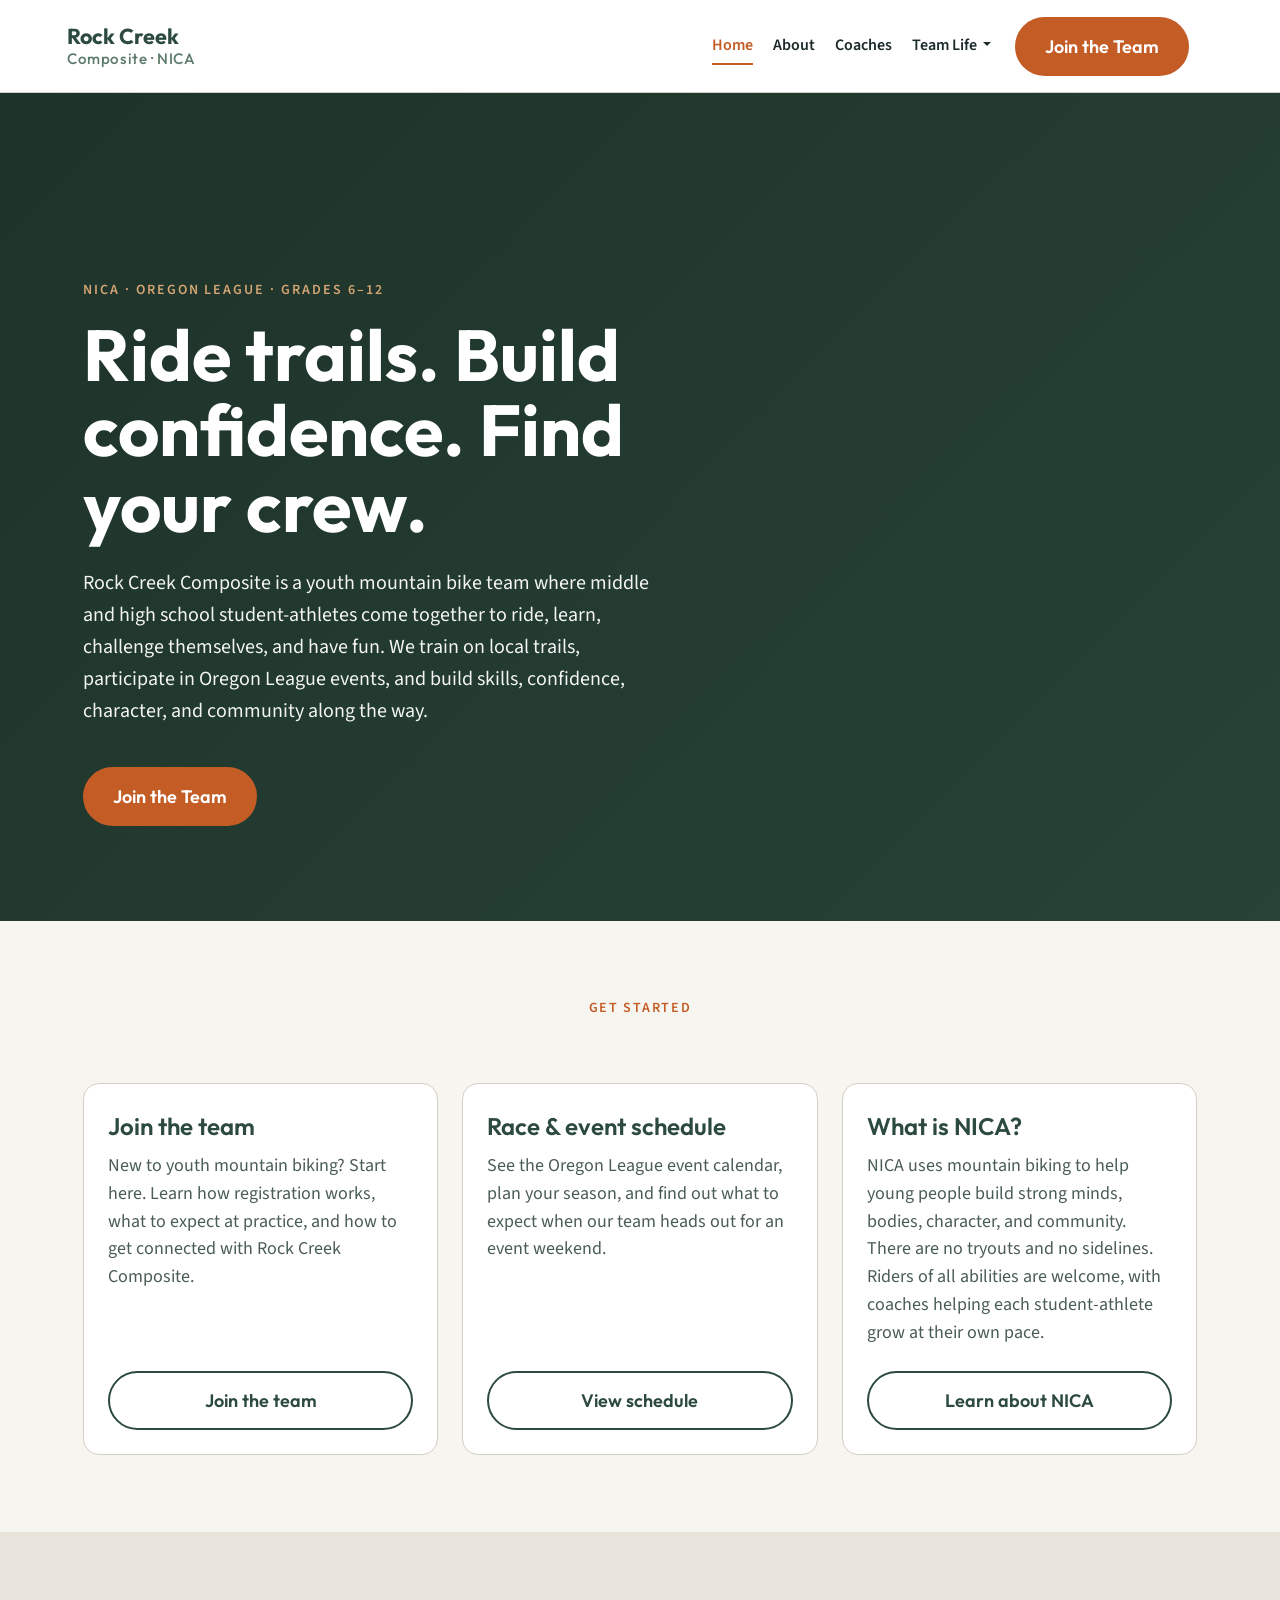
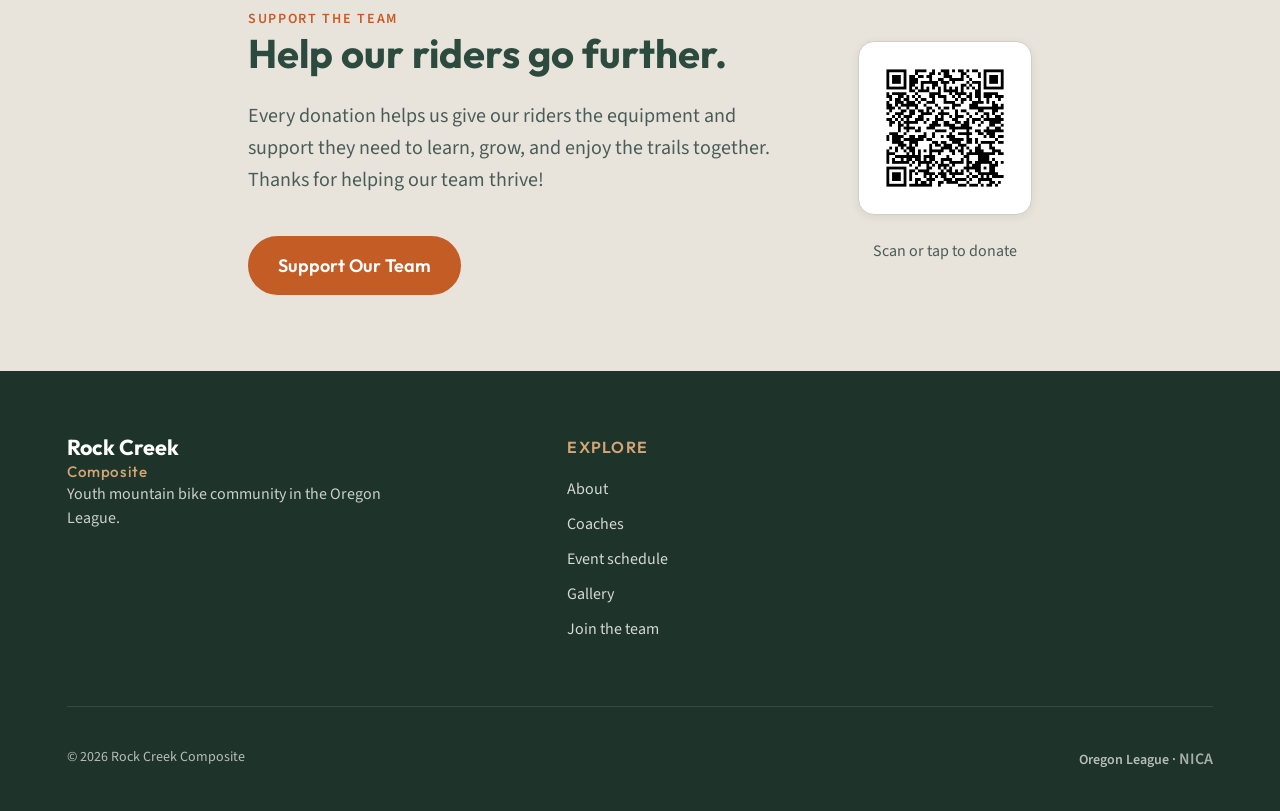
<file: index.html>
<!DOCTYPE html>
<html lang="en">
<head>
  <meta charset="UTF-8" />
  <meta name="viewport" content="width=device-width, initial-scale=1.0" />
  <meta name="description" content="Rock Creek Composite is a youth mountain bike community in the Oregon League. Grades 6–12. No racing experience required." />
  <meta name="theme-color" content="#2d4a3e" />
  <meta property="og:title" content="Rock Creek Composite | NICA Youth MTB" />
  <meta property="og:description" content="A youth mountain bike community that happens to race. Ride trails, build confidence, find your crew." />
  <meta property="og:type" content="website" />
  <title>Rock Creek Composite | NICA Youth Mountain Bike Team</title>
  <link rel="stylesheet" href="css/style.css" />
  <script type="application/ld+json">
  {
    "@context": "https://schema.org",
    "@type": "SportsTeam",
    "name": "Rock Creek Composite",
    "sport": "Mountain Biking",
    "memberOf": { "@type": "SportsOrganization", "name": "National Interscholastic Cycling Association (NICA)" },
    "description": "Youth mountain bike community participating in Oregon League events."
  }
  </script>
</head>
<body>
  <a class="skip-link" href="#main-content">Skip to main content</a>
  <div class="wrapper">
    <header class="header">
      <div class="header__container">
        <a href="index.html" class="header__logo logo">Rock Creek<span>Composite · NICA</span></a>
        <div class="header__navigation">
          <nav class="menu__body" aria-label="Main navigation">
            <ul class="menu__list">
              <li class="menu__item"><a href="index.html" class="menu__link" aria-current="page">Home</a></li>
              <li class="menu__item"><a href="about.html" class="menu__link">About</a></li>
              <li class="menu__item"><a href="coaches.html" class="menu__link">Coaches</a></li>
              <li class="menu__item menu__item--dropdown">
                <button type="button" class="menu__dropdown-toggle" id="nav-team-life">Team Life</button>
                <ul class="menu__sublist" aria-labelledby="nav-team-life">
                  <li><a href="schedule.html" class="menu__link">Race Schedule</a></li>
                  <li><a href="gallery.html" class="menu__link">Gallery</a></li>
                </ul>
              </li>
            </ul>
            <a href="register.html" class="actions-header__button">Join the Team</a>
          </nav>
          <div class="header__actions actions-header">
            <button type="button" class="icon-menu" aria-label="Open menu"><span></span></button>
          </div>
        </div>
      </div>
    </header>

    <main class="page" id="main-content">
      <section class="page__main main main--home" aria-labelledby="hero-heading">
        <div class="main__container">
          <p class="main__caption">NICA · Oregon League · Grades 6–12</p>
          <h1 class="main__title" id="hero-heading">Ride trails. Build confidence. Find your crew.</h1>
          <p class="main__text">
            Rock Creek Composite is a youth mountain bike team where middle and high school student-athletes come together to ride, learn, challenge themselves, and have fun. We train on local trails, participate in Oregon League events, and build skills, confidence, character, and community along the way.
          </p>
          <div class="main__actions">
            <a href="register.html" class="main__button">Join the Team</a>
          </div>
        </div>
      </section>

      <section class="section" aria-labelledby="quick-links-heading">
        <div class="services__container">
          <header class="section__header">
            <p class="eyebrow" id="quick-links-heading">Get started</p>
          </header>
          <div class="cards__row">
            <article class="card">
              <div class="card__body">
                <h3 class="card__title"><a href="register.html">Join the team</a></h3>
                <p class="card__text">New to youth mountain biking? Start here. Learn how registration works, what to expect at practice, and how to get connected with Rock Creek Composite.</p>
                <a href="register.html" class="button button--secondary">Join the team</a>
              </div>
            </article>
            <article class="card">
              <div class="card__body">
                <h3 class="card__title"><a href="schedule.html">Race &amp; event schedule</a></h3>
                <p class="card__text">See the Oregon League event calendar, plan your season, and find out what to expect when our team heads out for an event weekend.</p>
                <a href="schedule.html" class="button button--secondary">View schedule</a>
              </div>
            </article>
            <article class="card">
              <div class="card__body">
                <h3 class="card__title"><a href="https://nationalmtb.org/" rel="noopener noreferrer">What is NICA?</a></h3>
                <p class="card__text">NICA uses mountain biking to help young people build strong minds, bodies, character, and community. There are no tryouts and no sidelines. Riders of all abilities are welcome, with coaches helping each student-athlete grow at their own pace.</p>
                <a href="https://nationalmtb.org/" class="button button--secondary" rel="noopener noreferrer">Learn about NICA</a>
              </div>
            </article>
          </div>
        </div>
      </section>

      <!-- Campaign: late-season fundraiser. Remove this section when the campaign ends. -->
      <section class="section section--alt home-fundraiser" id="home-fundraiser" aria-labelledby="fundraiser-heading">
        <div class="services__container home-fundraiser__container">
          <div class="home-fundraiser__content">
            <p class="eyebrow">Support the team</p>
            <h2 class="title" id="fundraiser-heading">Help our riders go further.</h2>
            <p class="lead home-fundraiser__text">Every donation helps us give our riders the equipment and support they need to learn, grow, and enjoy the trails together. Thanks for helping our team thrive!</p>
            <div class="home-fundraiser__actions">
              <a href="https://www.zeffy.com/en-US/donation-form/rock-creek-composite-mountain-bike-team-late-season-campaign" class="button button--primary" rel="noopener noreferrer">Support Our Team</a>
            </div>
          </div>
          <div class="home-fundraiser__qr">
            <a href="https://www.zeffy.com/en-US/donation-form/rock-creek-composite-mountain-bike-team-late-season-campaign" class="home-fundraiser__qr-link" rel="noopener noreferrer">
              <img src="img/home/fundraiser-qr.png" alt="QR code linking to the Rock Creek Composite donation form on Zeffy" width="196" height="196" loading="lazy" />
            </a>
            <p class="home-fundraiser__qr-caption">Scan or tap to donate</p>
          </div>
        </div>
      </section>
    </main>

    <footer class="footer">
      <div class="footer__container">
        <div>
          <a href="index.html" class="footer__logo logo">Rock Creek<span>Composite</span></a>
          <p class="footer__tagline">Youth mountain bike community in the Oregon League.</p>
        </div>
        <div>
          <p class="footer__heading">Explore</p>
          <ul class="footer__list">
            <li><a href="about.html" class="footer__link">About</a></li>
            <li><a href="coaches.html" class="footer__link">Coaches</a></li>
            <li><a href="schedule.html" class="footer__link">Event schedule</a></li>
            <li><a href="gallery.html" class="footer__link">Gallery</a></li>
            <li><a href="register.html" class="footer__link">Join the team</a></li>
          </ul>
        </div>
        <div class="footer__bottom">
          <p class="footer__copyright">© <span id="year"></span> Rock Creek Composite</p>
          <p class="footer__nica">Oregon League · <a href="https://www.nationalmtb.org/" class="footer__link" rel="noopener noreferrer">NICA</a></p>
        </div>
      </div>
    </footer>
  </div>
  <script src="js/script.js"></script>
  <script>document.getElementById("year").textContent = new Date().getFullYear();</script>
</body>
</html>
</file>
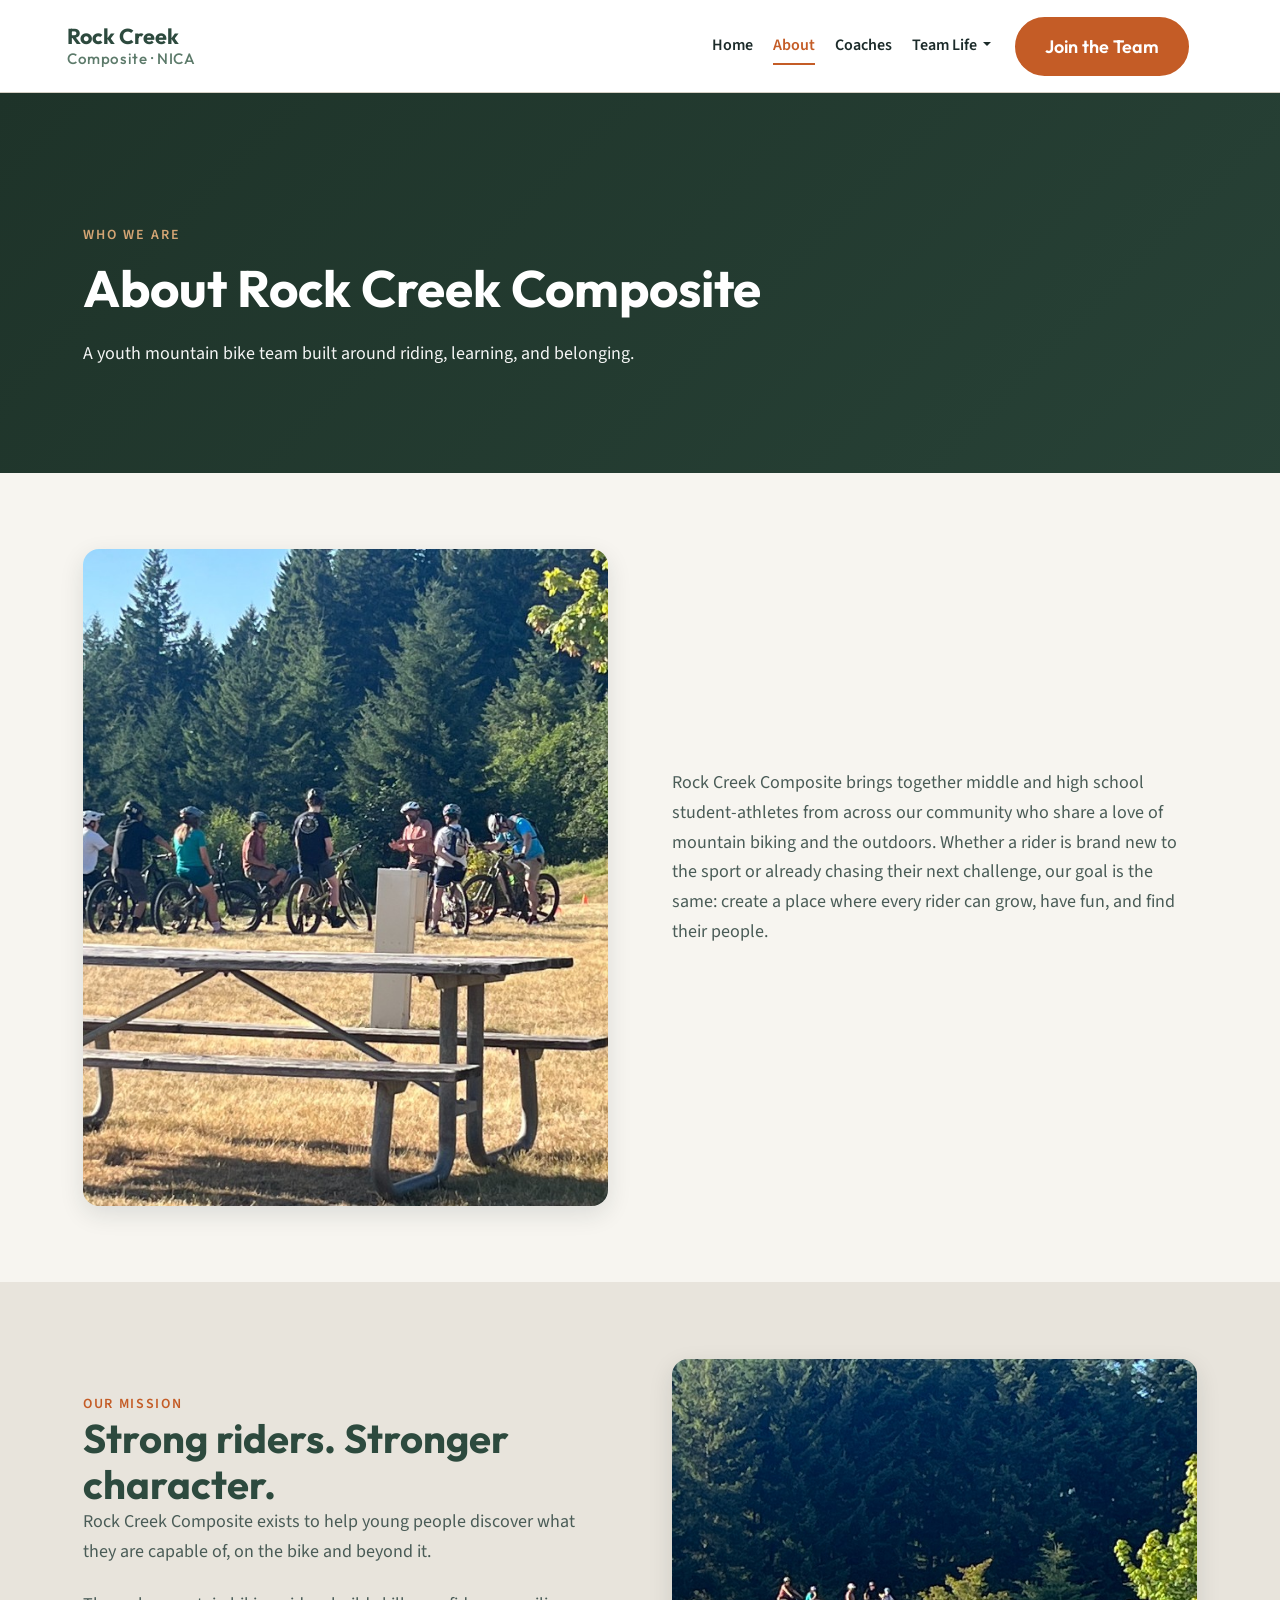
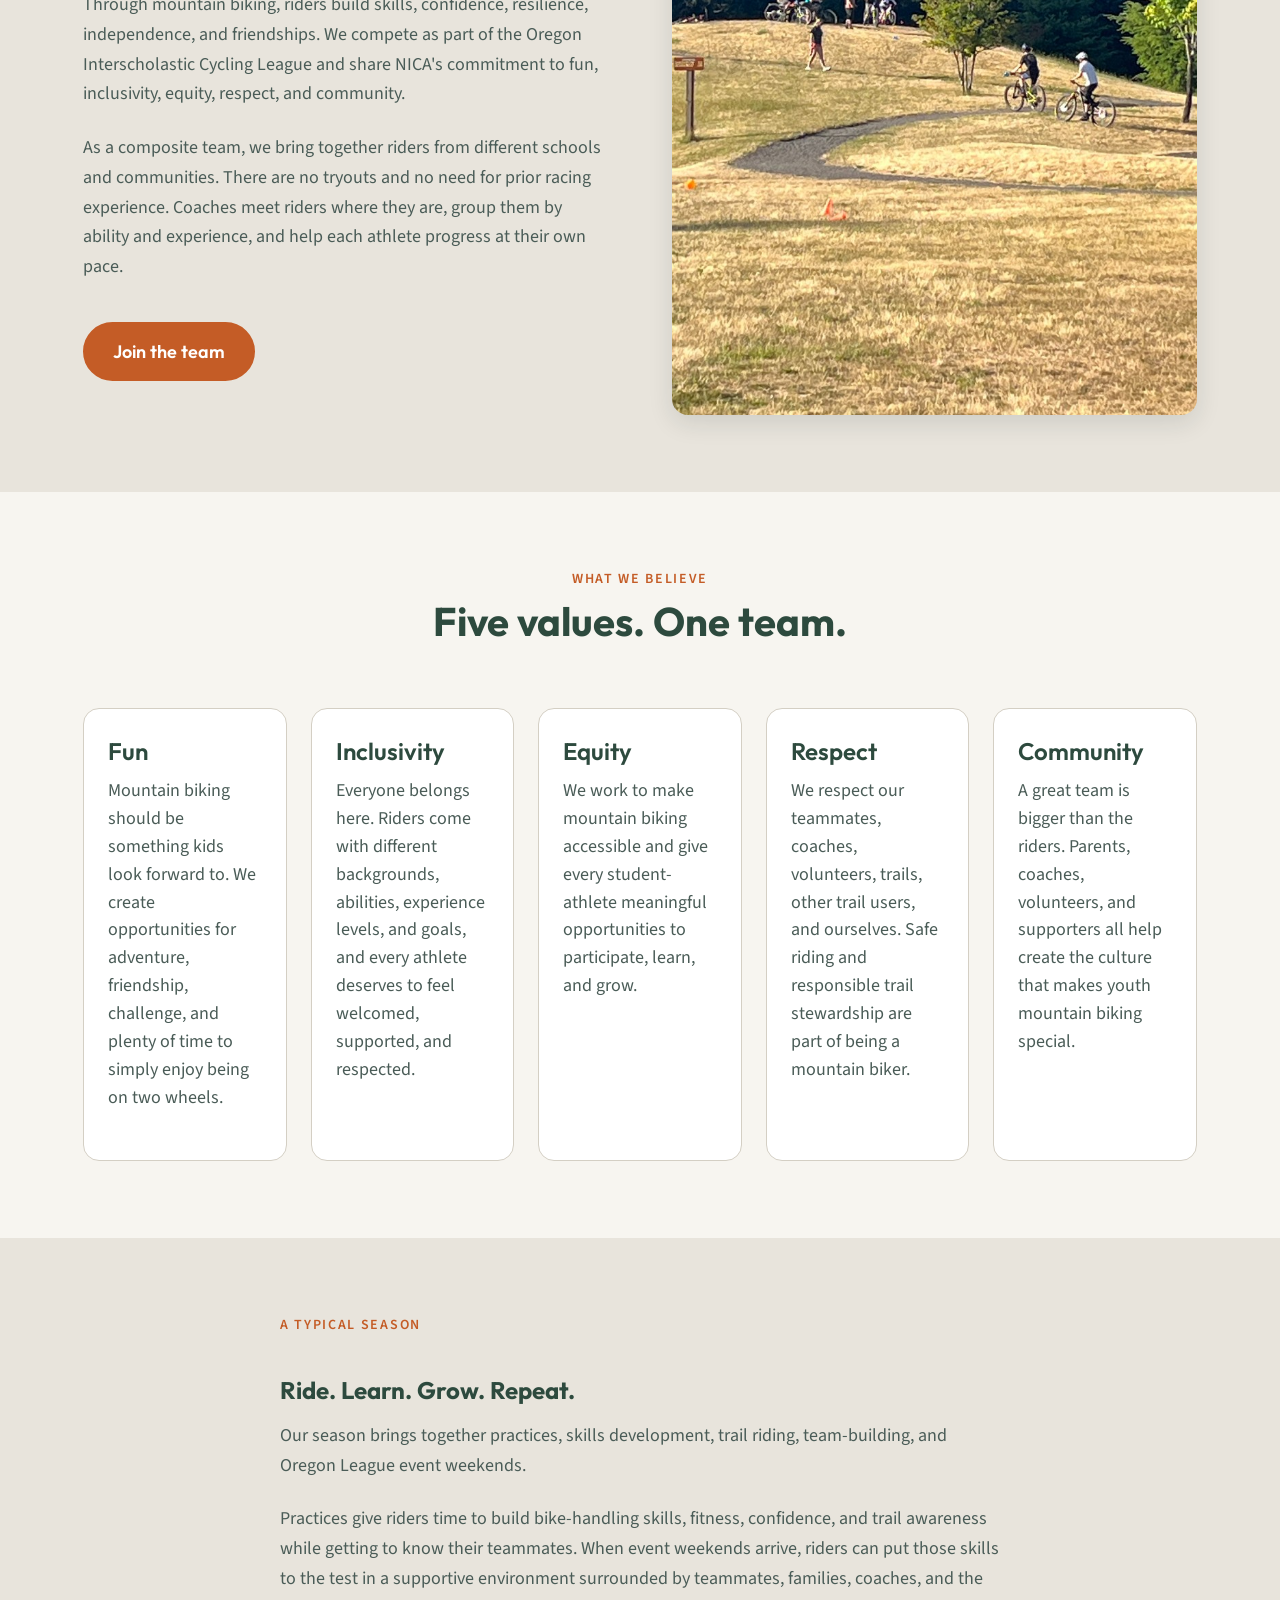
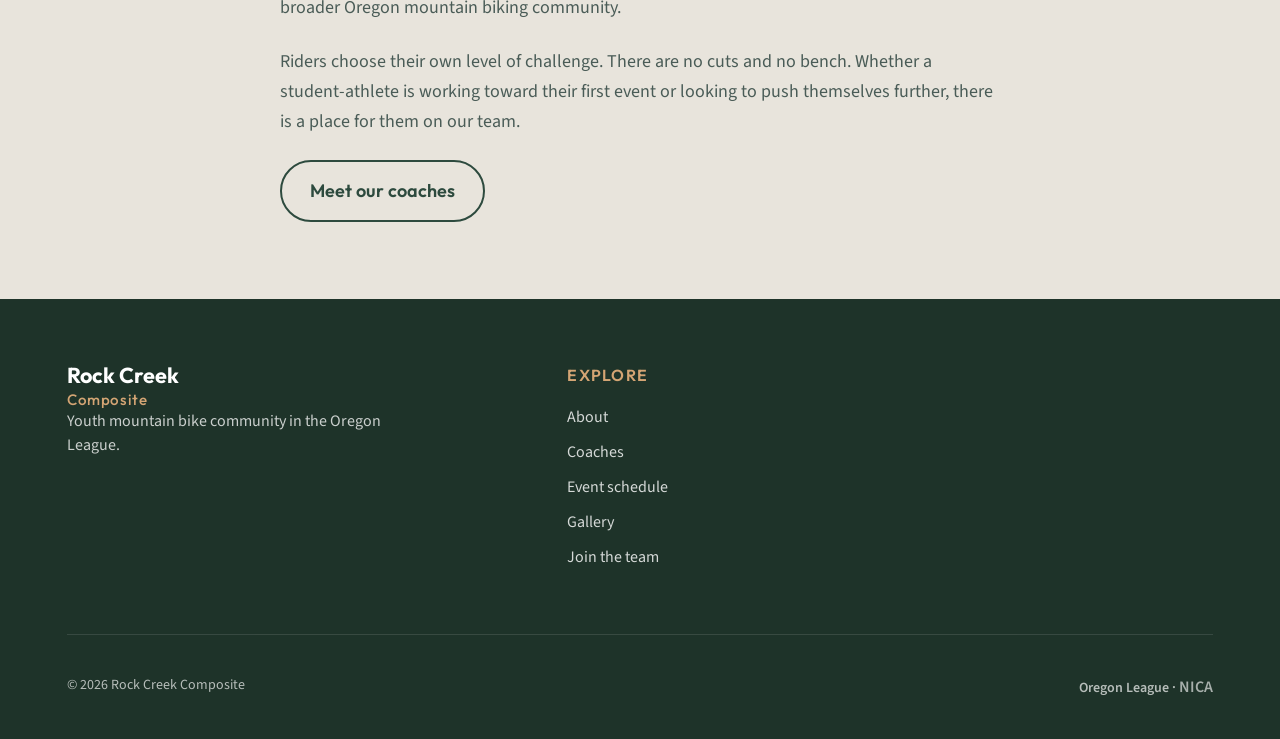
<file: about.html>
<!DOCTYPE html>
<html lang="en">
<head>
  <meta charset="UTF-8" />
  <meta name="viewport" content="width=device-width, initial-scale=1.0" />
  <meta name="description" content="About Rock Creek Composite — a youth mountain bike team built around riding, learning, and belonging in the Oregon League." />
  <title>About the Team | Rock Creek Composite</title>
  <link rel="stylesheet" href="css/style.css" />
</head>
<body>
  <a class="skip-link" href="#main-content">Skip to main content</a>
  <div class="wrapper">
    <header class="header">
      <div class="header__container">
        <a href="index.html" class="header__logo logo">Rock Creek<span>Composite · NICA</span></a>
        <div class="header__navigation">
          <nav class="menu__body" aria-label="Main navigation">
            <ul class="menu__list">
              <li class="menu__item"><a href="index.html" class="menu__link">Home</a></li>
              <li class="menu__item"><a href="about.html" class="menu__link" aria-current="page">About</a></li>
              <li class="menu__item"><a href="coaches.html" class="menu__link">Coaches</a></li>
              <li class="menu__item menu__item--dropdown">
                <button type="button" class="menu__dropdown-toggle" id="nav-team-life">Team Life</button>
                <ul class="menu__sublist" aria-labelledby="nav-team-life">
                  <li><a href="schedule.html" class="menu__link">Race Schedule</a></li>
                  <li><a href="gallery.html" class="menu__link">Gallery</a></li>
                </ul>
              </li>
            </ul>
            <a href="register.html" class="actions-header__button">Join the Team</a>
          </nav>
          <div class="header__actions actions-header">
            <button type="button" class="icon-menu" aria-label="Open menu"><span></span></button>
          </div>
        </div>
      </div>
    </header>

    <main class="page" id="main-content">
      <section class="page__main main main_pages main--about" aria-labelledby="page-title">
        <div class="main__container">
          <p class="main__caption">Who we are</p>
          <h1 class="main__title" id="page-title">About Rock Creek Composite</h1>
          <p class="main__text">A youth mountain bike team built around riding, learning, and belonging.</p>
        </div>
      </section>

      <section class="section page__about about" aria-labelledby="intro-heading">
        <div class="about__container">
          <div class="about__image" data-lightbox-gallery="about">
            <img src="img/gallery/gallery-04.png" alt="Rock Creek Composite team at practice in the forest" width="900" height="1125" loading="lazy" />
          </div>
          <div class="about__content">
            <h2 class="visually-hidden" id="intro-heading">Who we are</h2>
            <div class="about__text">
              <p>
                Rock Creek Composite brings together middle and high school student-athletes from across our community who share a love of mountain biking and the outdoors. Whether a rider is brand new to the sport or already chasing their next challenge, our goal is the same: create a place where every rider can grow, have fun, and find their people.
              </p>
            </div>
          </div>
        </div>
      </section>

      <section class="section section--alt page__about about" aria-labelledby="mission-heading">
        <div class="about__container">
          <div class="about__content">
            <p class="eyebrow">Our mission</p>
            <h2 class="about__title title" id="mission-heading">Strong riders. Stronger character.</h2>
            <div class="about__text">
              <p>
                Rock Creek Composite exists to help young people discover what they are capable of, on the bike and beyond it.
              </p>
              <p>
                Through mountain biking, riders build skills, confidence, resilience, independence, and friendships. We compete as part of the Oregon Interscholastic Cycling League and share NICA's commitment to fun, inclusivity, equity, respect, and community.
              </p>
              <p>
                As a composite team, we bring together riders from different schools and communities. There are no tryouts and no need for prior racing experience. Coaches meet riders where they are, group them by ability and experience, and help each athlete progress at their own pace.
              </p>
            </div>
            <a href="register.html" class="button button--primary">Join the team</a>
          </div>
          <div class="about__image" data-lightbox-gallery="about">
            <img src="img/gallery/gallery-05.png" alt="Youth mountain bikers on a grassy practice field" width="900" height="1125" loading="lazy" />
          </div>
        </div>
      </section>

      <section class="section" aria-labelledby="values-heading">
        <div class="services__container">
          <header class="section__header">
            <p class="eyebrow">What we believe</p>
            <h2 class="title" id="values-heading">Five values. One team.</h2>
          </header>
          <div class="cards__row cards__row--five">
            <article class="card">
              <div class="card__body">
                <h3 class="card__title">Fun</h3>
                <p class="card__text">Mountain biking should be something kids look forward to. We create opportunities for adventure, friendship, challenge, and plenty of time to simply enjoy being on two wheels.</p>
              </div>
            </article>
            <article class="card">
              <div class="card__body">
                <h3 class="card__title">Inclusivity</h3>
                <p class="card__text">Everyone belongs here. Riders come with different backgrounds, abilities, experience levels, and goals, and every athlete deserves to feel welcomed, supported, and respected.</p>
              </div>
            </article>
            <article class="card">
              <div class="card__body">
                <h3 class="card__title">Equity</h3>
                <p class="card__text">We work to make mountain biking accessible and give every student-athlete meaningful opportunities to participate, learn, and grow.</p>
              </div>
            </article>
            <article class="card">
              <div class="card__body">
                <h3 class="card__title">Respect</h3>
                <p class="card__text">We respect our teammates, coaches, volunteers, trails, other trail users, and ourselves. Safe riding and responsible trail stewardship are part of being a mountain biker.</p>
              </div>
            </article>
            <article class="card">
              <div class="card__body">
                <h3 class="card__title">Community</h3>
                <p class="card__text">A great team is bigger than the riders. Parents, coaches, volunteers, and supporters all help create the culture that makes youth mountain biking special.</p>
              </div>
            </article>
          </div>
        </div>
      </section>

      <section class="section section--alt" aria-labelledby="season-heading">
        <div class="services__container prose" style="max-width: 48rem; margin: 0 auto;">
          <p class="eyebrow">A typical season</p>
          <h2 class="title" id="season-heading">Ride. Learn. Grow. Repeat.</h2>
          <p>
            Our season brings together practices, skills development, trail riding, team-building, and Oregon League event weekends.
          </p>
          <p>
            Practices give riders time to build bike-handling skills, fitness, confidence, and trail awareness while getting to know their teammates. When event weekends arrive, riders can put those skills to the test in a supportive environment surrounded by teammates, families, coaches, and the broader Oregon mountain biking community.
          </p>
          <p>
            Riders choose their own level of challenge. There are no cuts and no bench. Whether a student-athlete is working toward their first event or looking to push themselves further, there is a place for them on our team.
          </p>
          <p><a href="coaches.html" class="button button--secondary">Meet our coaches</a></p>
        </div>
      </section>
    </main>

    <footer class="footer">
      <div class="footer__container">
        <div>
          <a href="index.html" class="footer__logo logo">Rock Creek<span>Composite</span></a>
          <p class="footer__tagline">Youth mountain bike community in the Oregon League.</p>
        </div>
        <div>
          <p class="footer__heading">Explore</p>
          <ul class="footer__list">
            <li><a href="about.html" class="footer__link">About</a></li>
            <li><a href="coaches.html" class="footer__link">Coaches</a></li>
            <li><a href="schedule.html" class="footer__link">Event schedule</a></li>
            <li><a href="gallery.html" class="footer__link">Gallery</a></li>
            <li><a href="register.html" class="footer__link">Join the team</a></li>
          </ul>
        </div>
        <div class="footer__bottom">
          <p class="footer__copyright">© <span id="year"></span> Rock Creek Composite</p>
          <p class="footer__nica">Oregon League · <a href="https://www.nationalmtb.org/" class="footer__link" rel="noopener noreferrer">NICA</a></p>
        </div>
      </div>
    </footer>
  </div>
  <script src="js/script.js"></script>
  <script>document.getElementById("year").textContent = new Date().getFullYear();</script>
</body>
</html>
</file>
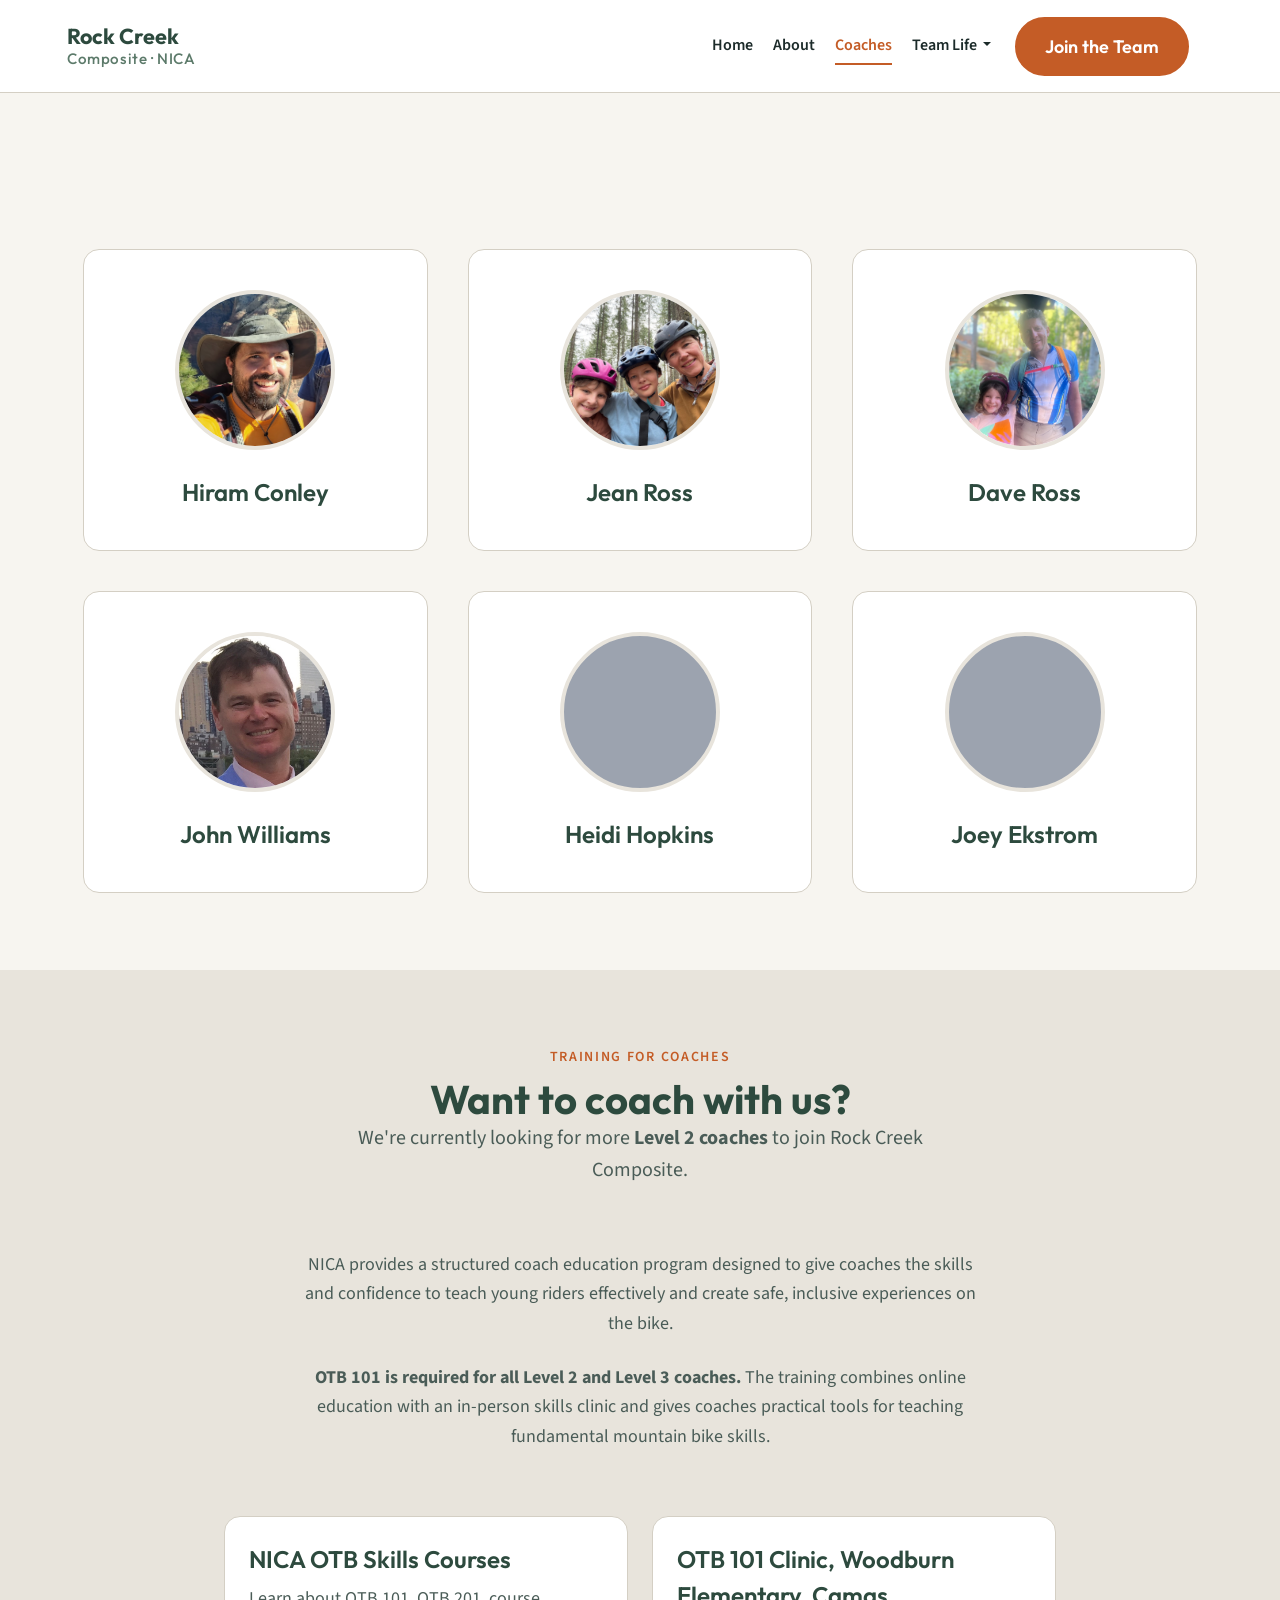
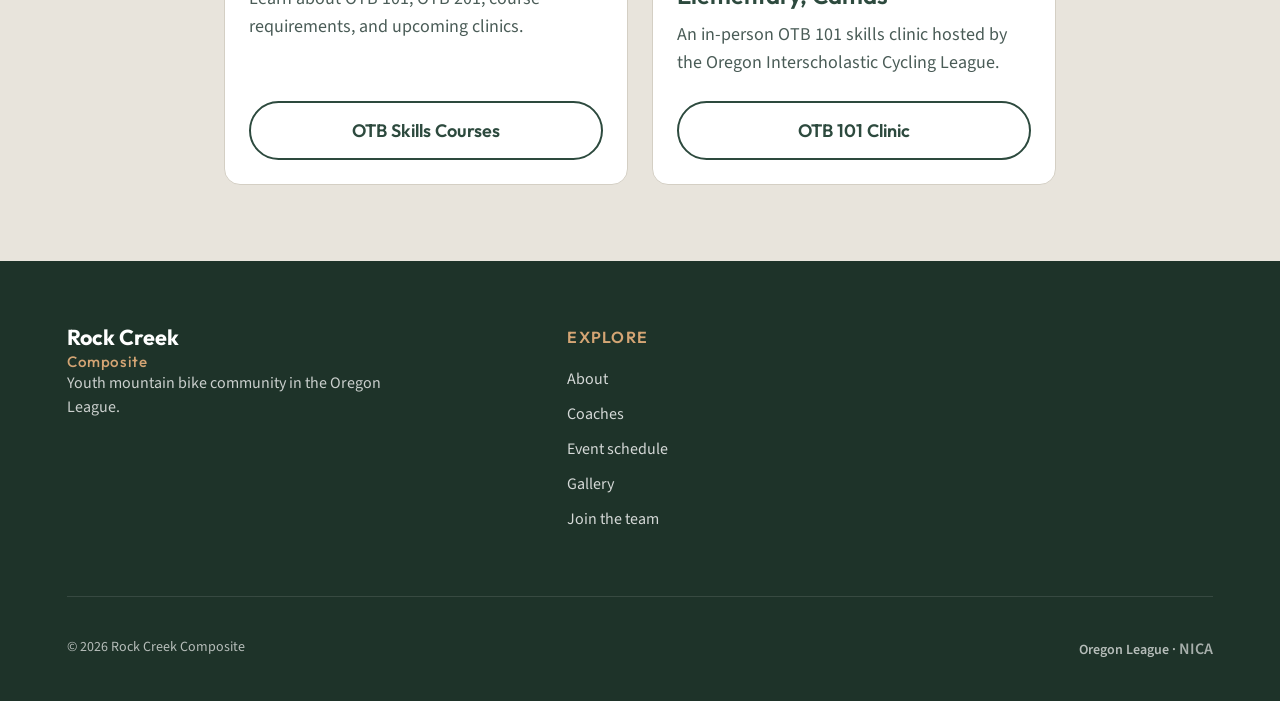
<file: coaches.html>
<!DOCTYPE html>
<html lang="en">
<head>
  <meta charset="UTF-8" />
  <meta name="viewport" content="width=device-width, initial-scale=1.0" />
  <meta name="description" content="Meet the Rock Creek Composite coaching staff. NICA-aligned coaches who help youth riders build skills, confidence, and community." />
  <title>Coaches | Rock Creek Composite</title>
  <link rel="stylesheet" href="css/style.css" />
</head>
<body>
  <a class="skip-link" href="#main-content">Skip to main content</a>
  <div class="wrapper">
    <header class="header">
      <div class="header__container">
        <a href="index.html" class="header__logo logo">Rock Creek<span>Composite · NICA</span></a>
        <div class="header__navigation">
          <nav class="menu__body" aria-label="Main navigation">
            <ul class="menu__list">
              <li class="menu__item"><a href="index.html" class="menu__link">Home</a></li>
              <li class="menu__item"><a href="about.html" class="menu__link">About</a></li>
              <li class="menu__item"><a href="coaches.html" class="menu__link" aria-current="page">Coaches</a></li>
              <li class="menu__item menu__item--dropdown">
                <button type="button" class="menu__dropdown-toggle" id="nav-team-life">Team Life</button>
                <ul class="menu__sublist" aria-labelledby="nav-team-life">
                  <li><a href="schedule.html" class="menu__link">Race Schedule</a></li>
                  <li><a href="gallery.html" class="menu__link">Gallery</a></li>
                </ul>
              </li>
            </ul>
            <a href="register.html" class="actions-header__button">Join the Team</a>
          </nav>
          <div class="header__actions actions-header">
            <button type="button" class="icon-menu" aria-label="Open menu"><span></span></button>
          </div>
        </div>
      </div>
    </header>

    <main class="page" id="main-content">
      <section class="section section--page-top" aria-labelledby="coaches-heading">
        <div class="services__container">
          <h2 class="visually-hidden" id="coaches-heading">Coaching staff</h2>
          <div class="team__row" data-lightbox-gallery>
            <article class="team-card">
              <div class="team-card__img">
                <img src="img/coaches/hiram.png" alt="Hiram Conley" width="400" height="400" loading="lazy" />
              </div>
              <h3 class="team-card__name">Hiram Conley</h3>
            </article>
            <article class="team-card">
              <div class="team-card__img">
                <img src="img/coaches/jean.png" alt="Jean Ross" width="400" height="400" loading="lazy" />
              </div>
              <h3 class="team-card__name">Jean Ross</h3>
            </article>
            <article class="team-card">
              <div class="team-card__img">
                <img src="img/coaches/dave.png" alt="Dave Ross" width="400" height="400" loading="lazy" />
              </div>
              <h3 class="team-card__name">Dave Ross</h3>
            </article>
            <article class="team-card">
              <div class="team-card__img">
                <img src="img/coaches/john.png" alt="John Williams" width="400" height="400" loading="lazy" />
              </div>
              <h3 class="team-card__name">John Williams</h3>
            </article>
            <article class="team-card">
              <div class="team-card__img team-card__img--placeholder" role="img" aria-label="Photo not available"></div>
              <h3 class="team-card__name">Heidi Hopkins</h3>
            </article>
            <article class="team-card">
              <div class="team-card__img team-card__img--placeholder" role="img" aria-label="Photo not available"></div>
              <h3 class="team-card__name">Joey Ekstrom</h3>
            </article>
          </div>
        </div>
      </section>

      <section class="section section--alt" aria-labelledby="training-heading">
        <div class="services__container">
          <header class="section__header">
            <p class="eyebrow">Training for coaches</p>
            <h2 class="title" id="training-heading">Want to coach with us?</h2>
            <p class="lead">We're currently looking for more <strong>Level 2 coaches</strong> to join Rock Creek Composite.</p>
          </header>
          <div class="about__text prose" style="max-width: 42rem; margin: 0 auto var(--space-xl); text-align: center;">
            <p>NICA provides a structured coach education program designed to give coaches the skills and confidence to teach young riders effectively and create safe, inclusive experiences on the bike.</p>
            <p><strong>OTB 101 is required for all Level 2 and Level 3 coaches.</strong> The training combines online education with an in-person skills clinic and gives coaches practical tools for teaching fundamental mountain bike skills.</p>
          </div>
          <div class="cards__row cards__row--two">
            <article class="card">
              <div class="card__body">
                <h3 class="card__title">NICA OTB Skills Courses</h3>
                <p class="card__text">Learn about OTB 101, OTB 201, course requirements, and upcoming clinics.</p>
                <a href="https://nationalmtb.org/otb-skills-courses" class="button button--secondary" rel="noopener noreferrer">OTB Skills Courses</a>
              </div>
            </article>
            <article class="card">
              <div class="card__body">
                <h3 class="card__title">OTB 101 Clinic, Woodburn Elementary, Camas</h3>
                <p class="card__text">An in-person OTB 101 skills clinic hosted by the Oregon Interscholastic Cycling League.</p>
                <a href="https://www.zeffy.com/en-US/ticketing/otbs-101-clinic-at-woodburn-elementary-camas" class="button button--secondary" rel="noopener noreferrer">OTB 101 Clinic</a>
              </div>
            </article>
          </div>
        </div>
      </section>
    </main>

    <footer class="footer">
      <div class="footer__container">
        <div>
          <a href="index.html" class="footer__logo logo">Rock Creek<span>Composite</span></a>
          <p class="footer__tagline">Youth mountain bike community in the Oregon League.</p>
        </div>
        <div>
          <p class="footer__heading">Explore</p>
          <ul class="footer__list">
            <li><a href="about.html" class="footer__link">About</a></li>
            <li><a href="coaches.html" class="footer__link">Coaches</a></li>
            <li><a href="schedule.html" class="footer__link">Event schedule</a></li>
            <li><a href="gallery.html" class="footer__link">Gallery</a></li>
            <li><a href="register.html" class="footer__link">Join the team</a></li>
          </ul>
        </div>
        <div class="footer__bottom">
          <p class="footer__copyright">© <span id="year"></span> Rock Creek Composite</p>
          <p class="footer__nica">Oregon League · <a href="https://www.nationalmtb.org/" class="footer__link" rel="noopener noreferrer">NICA</a></p>
        </div>
      </div>
    </footer>
  </div>
  <script src="js/script.js"></script>
  <script>document.getElementById("year").textContent = new Date().getFullYear();</script>
</body>
</html>
</file>
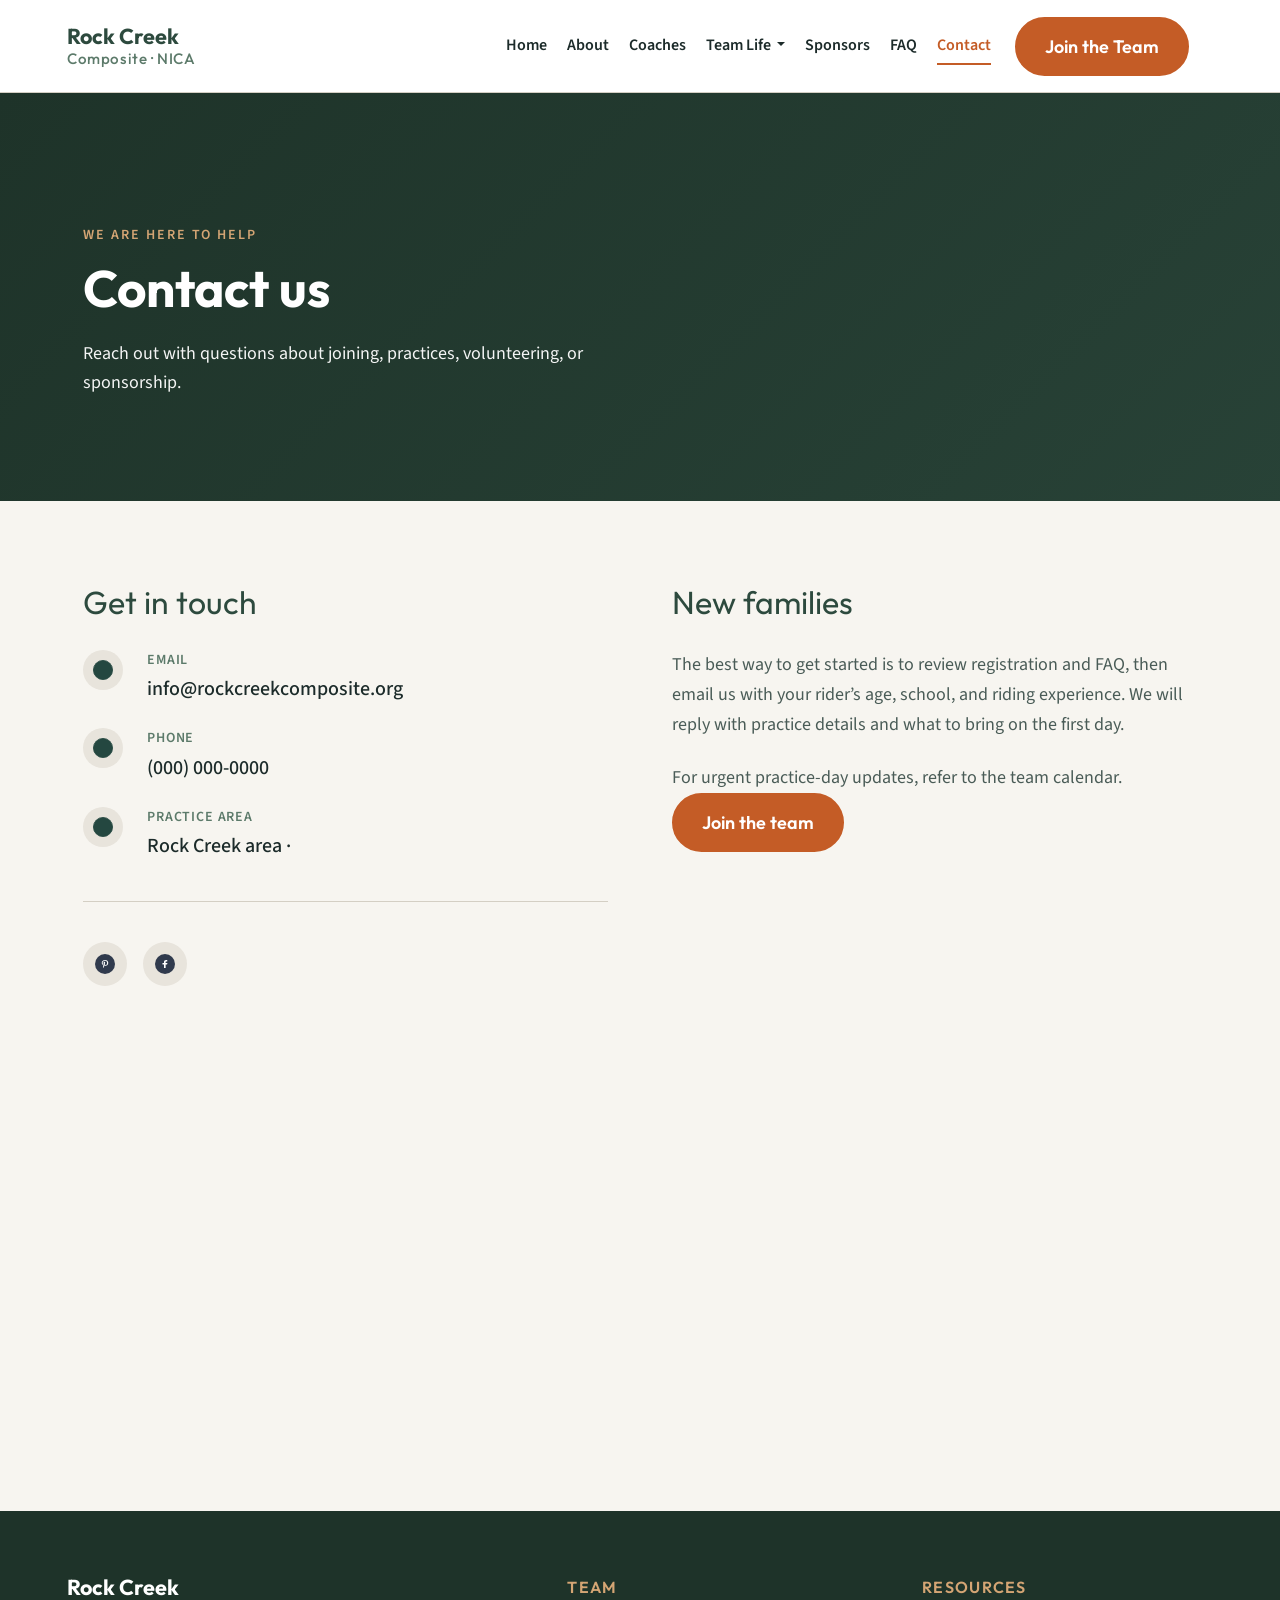
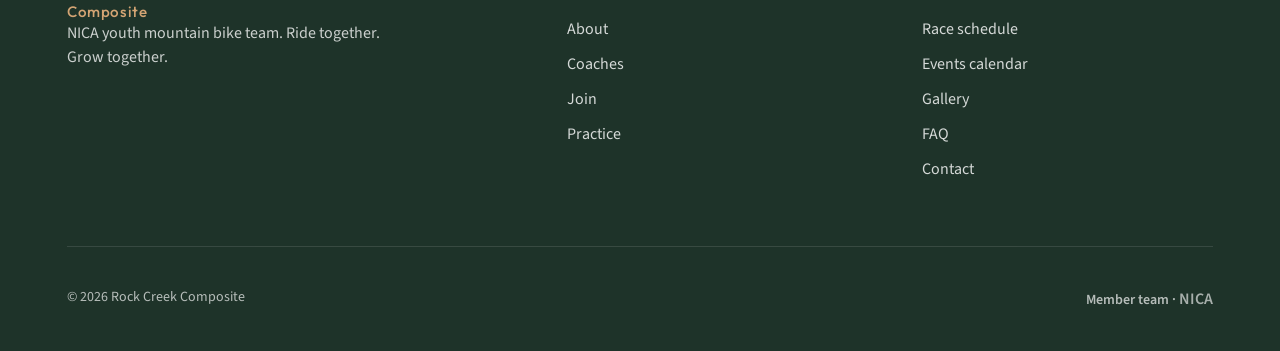
<file: contact.html>
<!DOCTYPE html>
<html lang="en">
<head>
  <meta charset="UTF-8" />
  <meta name="viewport" content="width=device-width, initial-scale=1.0" />
  <meta name="description" content="Contact Rock Creek Composite coaches and team leadership. Questions about registration, practices, and sponsorship." />
  <title>Contact | Rock Creek Composite</title>
  <link rel="stylesheet" href="css/style.css" />
</head>
<body>
  <a class="skip-link" href="#main-content">Skip to main content</a>
  <div class="wrapper">
    <header class="header">
      <div class="header__container">
        <a href="index.html" class="header__logo logo">Rock Creek<span>Composite · NICA</span></a>
        <div class="header__navigation">
          <nav class="menu__body" aria-label="Main navigation">
            <ul class="menu__list">
              <li class="menu__item"><a href="index.html" class="menu__link">Home</a></li>
              <li class="menu__item"><a href="about.html" class="menu__link">About</a></li>
              <li class="menu__item"><a href="coaches.html" class="menu__link">Coaches</a></li>
              <li class="menu__item menu__item--dropdown">
                <button type="button" class="menu__dropdown-toggle" id="nav-team-life">Team Life</button>
                <ul class="menu__sublist" aria-labelledby="nav-team-life">
                  <li><a href="practice.html" class="menu__link">Practice</a></li>
                  <li><a href="schedule.html" class="menu__link">Race Schedule</a></li>
                  <li><a href="events.html" class="menu__link">Events</a></li>
                  <li><a href="gallery.html" class="menu__link">Gallery</a></li>
                </ul>
              </li>
              <li class="menu__item"><a href="sponsors.html" class="menu__link">Sponsors</a></li>
              <li class="menu__item"><a href="faq.html" class="menu__link">FAQ</a></li>
              <li class="menu__item"><a href="contact.html" class="menu__link" aria-current="page">Contact</a></li>
            </ul>
            <a href="register.html" class="actions-header__button">Join the Team</a>
          </nav>
          <div class="header__actions actions-header">
            <button type="button" class="icon-menu" aria-label="Open menu"><span></span></button>
          </div>
        </div>
      </div>
    </header>

    <main class="page" id="main-content">
      <section class="page__main main main_pages main--contact" aria-labelledby="page-title">
        <div class="main__container">
          <p class="main__caption">We are here to help</p>
          <h1 class="main__title" id="page-title">Contact us</h1>
          <p class="main__text">Reach out with questions about joining, practices, volunteering, or sponsorship.</p>
        </div>
      </section>

      <section class="page__contact contact" aria-labelledby="contact-info-heading">
        <div class="contact__container">
          <div class="contact__contacts">
            <h2 class="contact__title" id="contact-info-heading">Get in touch</h2>
            <div class="connect-contact">
              <a href="mailto:info@rockcreekcomposite.org" class="connect-contact__item">
                <div class="connect-contact__icon"><img src="img/contact/email.svg" alt="" width="20" height="20" /></div>
                <div class="connect-contact__content">
                  <h3 class="connect-contant__type">Email</h3>
                  <div class="connect-contact__label">info@rockcreekcomposite.org</div>
                </div>
              </a>
              <a href="tel:+10000000000" class="connect-contact__item">
                <div class="connect-contact__icon"><img src="img/contact/phone.svg" alt="" width="20" height="20" /></div>
                <div class="connect-contact__content">
                  <h3 class="connect-contant__type">Phone</h3>
                  <div class="connect-contact__label"><!-- COACH: Add number -->(000) 000-0000</div>
                </div>
              </a>
              <div class="connect-contact__item">
                <div class="connect-contact__icon"><img src="img/contact/address.svg" alt="" width="20" height="20" /></div>
                <div class="connect-contact__content">
                  <h3 class="connect-contant__type">Practice area</h3>
                  <div class="connect-contact__label"><!-- COACH: Add region/city -->Rock Creek area · <!-- state --></div>
                </div>
              </div>
            </div>
            <div class="contact__links" aria-label="Social media">
              <a href="#" class="contact__link" aria-label="Instagram (add link)"><img src="img/contact/ig.svg" alt="" width="20" height="20" /></a>
              <a href="#" class="contact__link" aria-label="Facebook (add link)"><img src="img/contact/fb.svg" alt="" width="20" height="20" /></a>
            </div>
          </div>
          <div class="contact__info">
            <h2 class="contact__title">New families</h2>
            <div class="contact__text">
              <p>
                The best way to get started is to review <a href="register.html">registration</a> and
                <a href="faq.html">FAQ</a>, then email us with your rider’s age, school, and riding experience.
                We will reply with practice details and what to bring on the first day.
              </p>
              <p>
                For urgent practice-day updates, refer to the <a href="events.html">team calendar</a>.
              </p>
            </div>
            <a href="register.html" class="button button--primary">Join the team</a>
          </div>
        </div>
      </section>

      <section class="map" aria-label="Map">
        <!-- COACH: Replace embed with your practice area or meeting point -->
        <iframe
          title="Map of team practice region"
          src="https://www.google.com/maps/embed?pb=!1m18!1m12!1m3!1d50000!2d-97.0!3d30.5!2m3!1f0!2f0!3f0!3m2!1i1024!2i768!4f13.1!3m3!1m2!1s0x0%3A0x0!2zMzbCsDMwJzAwLjAiTiA5N8KwMDAnMDAuMCJX!5e0!3m2!1sen!2sus!4v1"
          width="600"
          height="450"
          loading="lazy"
          referrerpolicy="no-referrer-when-downgrade"></iframe>
      </section>
    </main>

    <footer class="footer">
      <div class="footer__container">
        <div>
          <a href="index.html" class="footer__logo logo">Rock Creek<span>Composite</span></a>
          <p class="footer__tagline">NICA youth mountain bike team. Ride together. Grow together.</p>
        </div>
        <div>
          <p class="footer__heading">Team</p>
          <ul class="footer__list">
            <li><a href="about.html" class="footer__link">About</a></li>
            <li><a href="coaches.html" class="footer__link">Coaches</a></li>
            <li><a href="register.html" class="footer__link">Join</a></li>
            <li><a href="practice.html" class="footer__link">Practice</a></li>
          </ul>
        </div>
        <div>
          <p class="footer__heading">Resources</p>
          <ul class="footer__list">
            <li><a href="schedule.html" class="footer__link">Race schedule</a></li>
            <li><a href="events.html" class="footer__link">Events calendar</a></li>
            <li><a href="gallery.html" class="footer__link">Gallery</a></li>
            <li><a href="faq.html" class="footer__link">FAQ</a></li>
            <li><a href="contact.html" class="footer__link">Contact</a></li>
          </ul>
        </div>
        <div class="footer__bottom">
          <p class="footer__copyright">© <span id="year"></span> Rock Creek Composite</p>
          <p class="footer__nica">Member team · <a href="https://www.nationalmtb.org/" class="footer__link" rel="noopener noreferrer">NICA</a></p>
        </div>
      </div>
    </footer>
  </div>
  <script src="js/script.js"></script>
  <script>document.getElementById("year").textContent = new Date().getFullYear();</script>
</body>
</html>
</file>
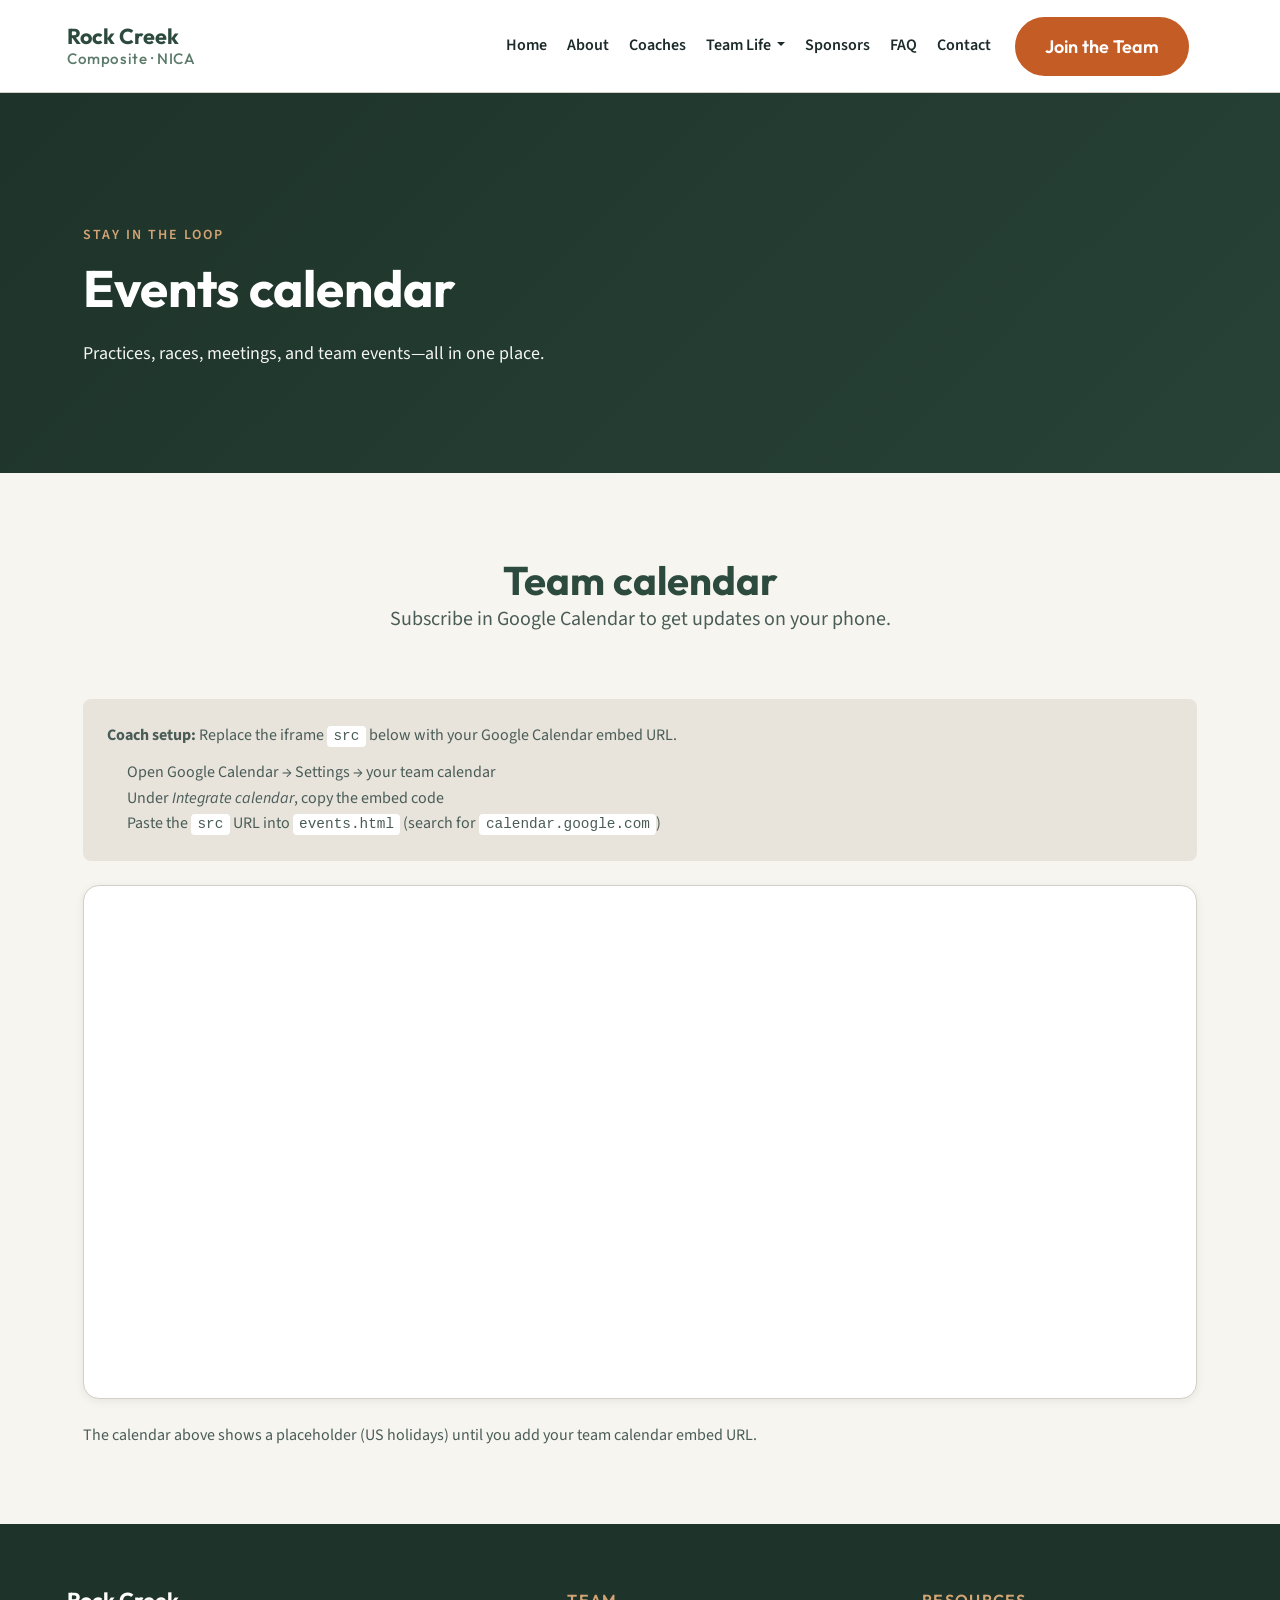
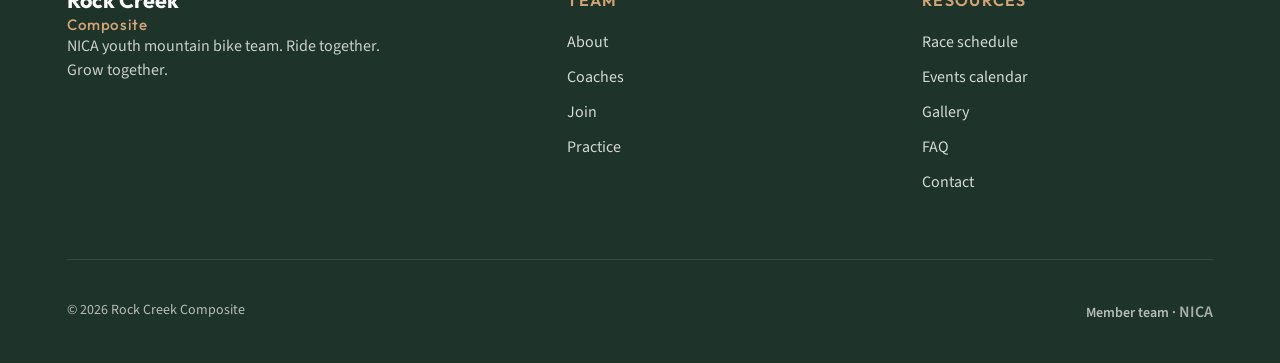
<file: events.html>
<!DOCTYPE html>
<html lang="en">
<head>
  <meta charset="UTF-8" />
  <meta name="viewport" content="width=device-width, initial-scale=1.0" />
  <meta name="description" content="Rock Creek Composite events calendar — practices, races, team meetings, and volunteer days." />
  <title>Events Calendar | Rock Creek Composite</title>
  <link rel="stylesheet" href="css/style.css" />
</head>
<body>
  <a class="skip-link" href="#main-content">Skip to main content</a>
  <div class="wrapper">
    <header class="header">
      <div class="header__container">
        <a href="index.html" class="header__logo logo">Rock Creek<span>Composite · NICA</span></a>
        <div class="header__navigation">
          <nav class="menu__body" aria-label="Main navigation">
            <ul class="menu__list">
              <li class="menu__item"><a href="index.html" class="menu__link">Home</a></li>
              <li class="menu__item"><a href="about.html" class="menu__link">About</a></li>
              <li class="menu__item"><a href="coaches.html" class="menu__link">Coaches</a></li>
              <li class="menu__item menu__item--dropdown">
                <button type="button" class="menu__dropdown-toggle" id="nav-team-life">Team Life</button>
                <ul class="menu__sublist" aria-labelledby="nav-team-life">
                  <li><a href="practice.html" class="menu__link">Practice</a></li>
                  <li><a href="schedule.html" class="menu__link">Race Schedule</a></li>
                  <li><a href="events.html" class="menu__link" aria-current="page">Events</a></li>
                  <li><a href="gallery.html" class="menu__link">Gallery</a></li>
                </ul>
              </li>
              <li class="menu__item"><a href="sponsors.html" class="menu__link">Sponsors</a></li>
              <li class="menu__item"><a href="faq.html" class="menu__link">FAQ</a></li>
              <li class="menu__item"><a href="contact.html" class="menu__link">Contact</a></li>
            </ul>
            <a href="register.html" class="actions-header__button">Join the Team</a>
          </nav>
          <div class="header__actions actions-header">
            <button type="button" class="icon-menu" aria-label="Open menu"><span></span></button>
          </div>
        </div>
      </div>
    </header>

    <main class="page" id="main-content">
      <section class="page__main main main_pages main--events" aria-labelledby="page-title">
        <div class="main__container">
          <p class="main__caption">Stay in the loop</p>
          <h1 class="main__title" id="page-title">Events calendar</h1>
          <p class="main__text">Practices, races, meetings, and team events—all in one place.</p>
        </div>
      </section>

      <section class="section" aria-labelledby="calendar-heading">
        <div class="services__container">
          <header class="section__header">
            <h2 class="title" id="calendar-heading">Team calendar</h2>
            <p class="lead">Subscribe in Google Calendar to get updates on your phone.</p>
          </header>

          <div class="calendar-setup" role="note">
            <p><strong>Coach setup:</strong> Replace the iframe <code>src</code> below with your Google Calendar embed URL.</p>
            <ol style="margin: 0.75rem 0 0 1.25rem; line-height: 1.6;">
              <li>Open Google Calendar → Settings → your team calendar</li>
              <li>Under <em>Integrate calendar</em>, copy the embed code</li>
              <li>Paste the <code>src</code> URL into <code>events.html</code> (search for <code>calendar.google.com</code>)</li>
            </ol>
          </div>

          <div class="calendar-wrap">
            <!-- COACH: Replace src with your embed URL from Google Calendar -->
            <iframe
              title="Rock Creek Composite team calendar"
              src="https://calendar.google.com/calendar/embed?src=en.usa%23holiday%40group.v.calendar.google.com&ctz=America%2FChicago"
              loading="lazy"
              referrerpolicy="no-referrer-when-downgrade"></iframe>
          </div>
          <p class="schedule-note">The calendar above shows a placeholder (US holidays) until you add your team calendar embed URL.</p>
        </div>
      </section>
    </main>

    <footer class="footer">
      <div class="footer__container">
        <div>
          <a href="index.html" class="footer__logo logo">Rock Creek<span>Composite</span></a>
          <p class="footer__tagline">NICA youth mountain bike team. Ride together. Grow together.</p>
        </div>
        <div>
          <p class="footer__heading">Team</p>
          <ul class="footer__list">
            <li><a href="about.html" class="footer__link">About</a></li>
            <li><a href="coaches.html" class="footer__link">Coaches</a></li>
            <li><a href="register.html" class="footer__link">Join</a></li>
            <li><a href="practice.html" class="footer__link">Practice</a></li>
          </ul>
        </div>
        <div>
          <p class="footer__heading">Resources</p>
          <ul class="footer__list">
            <li><a href="schedule.html" class="footer__link">Race schedule</a></li>
            <li><a href="events.html" class="footer__link">Events calendar</a></li>
            <li><a href="gallery.html" class="footer__link">Gallery</a></li>
            <li><a href="faq.html" class="footer__link">FAQ</a></li>
            <li><a href="contact.html" class="footer__link">Contact</a></li>
          </ul>
        </div>
        <div class="footer__bottom">
          <p class="footer__copyright">© <span id="year"></span> Rock Creek Composite</p>
          <p class="footer__nica">Member team · <a href="https://www.nationalmtb.org/" class="footer__link" rel="noopener noreferrer">NICA</a></p>
        </div>
      </div>
    </footer>
  </div>
  <script src="js/script.js"></script>
  <script>document.getElementById("year").textContent = new Date().getFullYear();</script>
</body>
</html>
</file>
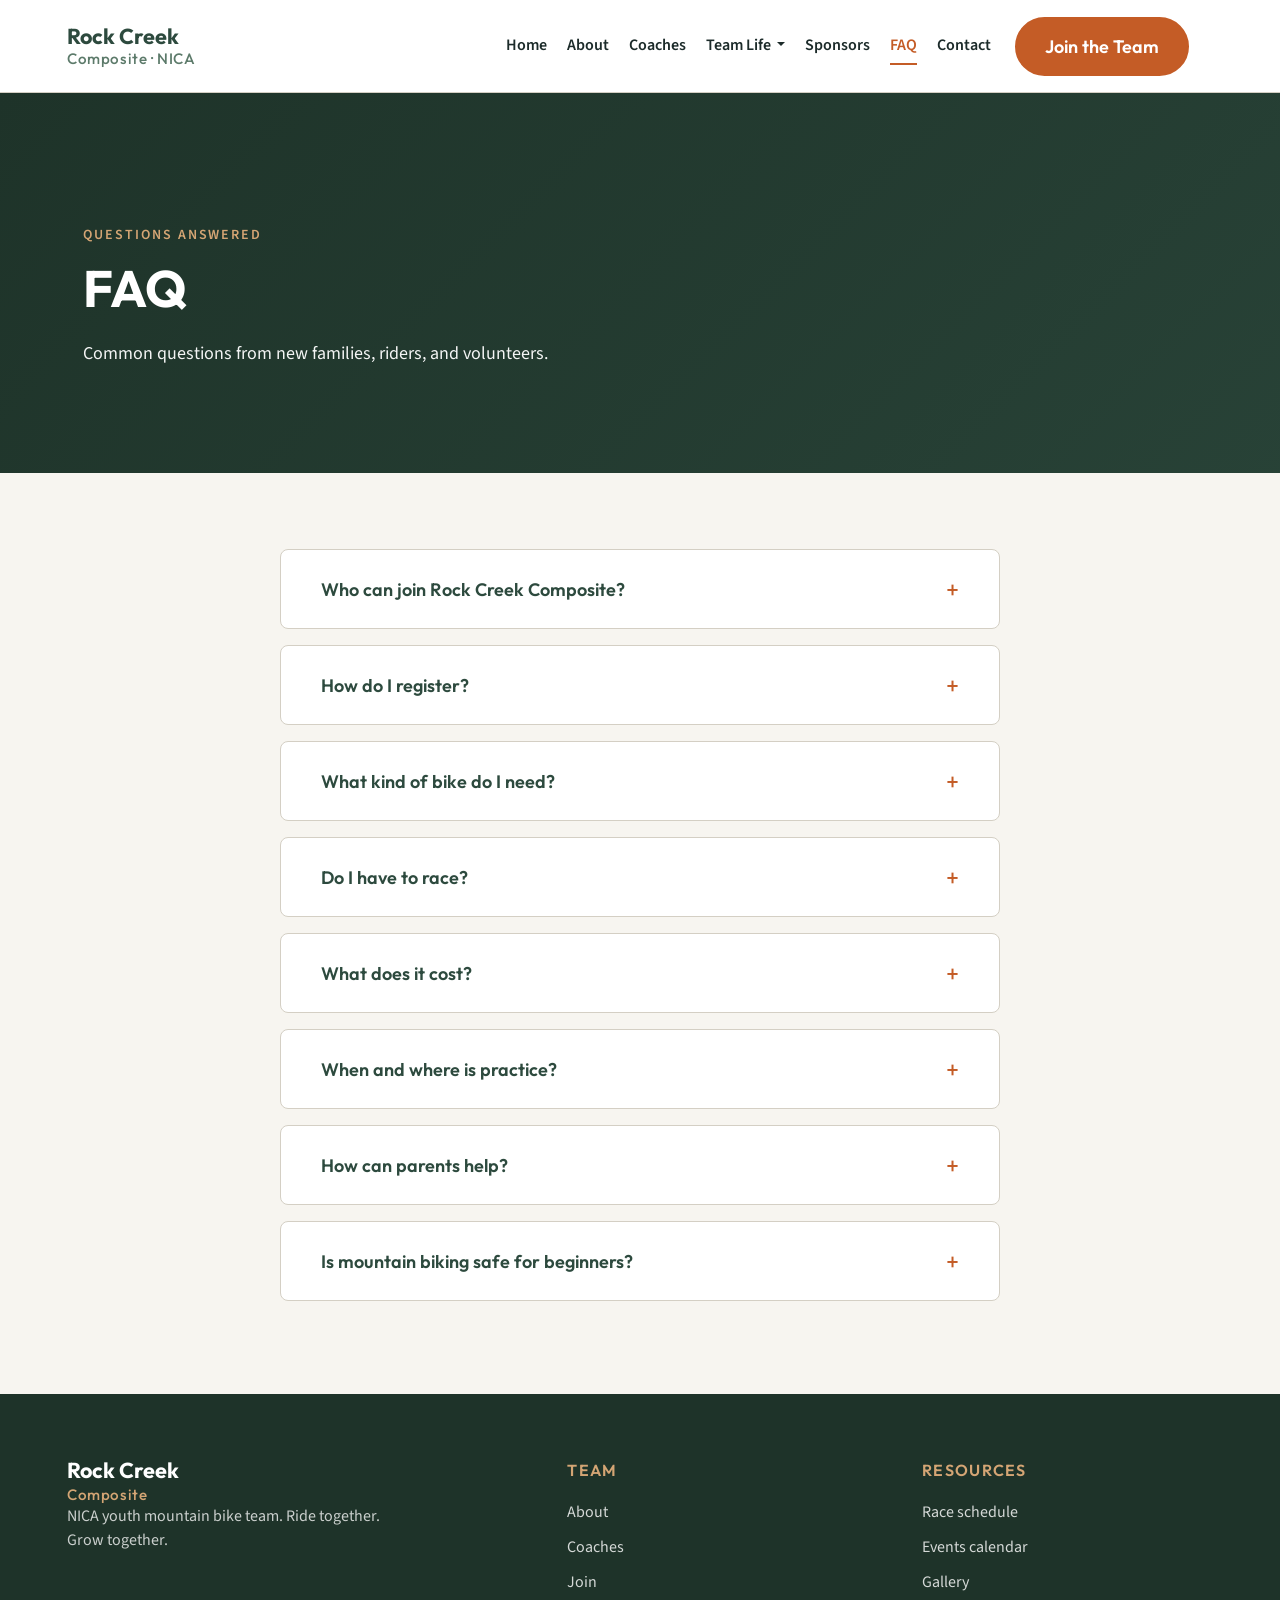
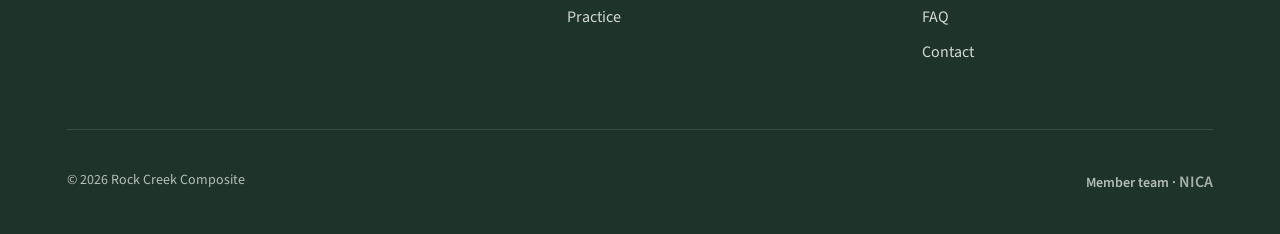
<file: faq.html>
<!DOCTYPE html>
<html lang="en">
<head>
  <meta charset="UTF-8" />
  <meta name="viewport" content="width=device-width, initial-scale=1.0" />
  <meta name="description" content="Frequently asked questions about Rock Creek Composite — registration, gear, practices, NICA races, and joining our youth MTB team." />
  <title>FAQ | Rock Creek Composite</title>
  <link rel="stylesheet" href="css/style.css" />
</head>
<body>
  <a class="skip-link" href="#main-content">Skip to main content</a>
  <div class="wrapper">
    <header class="header">
      <div class="header__container">
        <a href="index.html" class="header__logo logo">Rock Creek<span>Composite · NICA</span></a>
        <div class="header__navigation">
          <nav class="menu__body" aria-label="Main navigation">
            <ul class="menu__list">
              <li class="menu__item"><a href="index.html" class="menu__link">Home</a></li>
              <li class="menu__item"><a href="about.html" class="menu__link">About</a></li>
              <li class="menu__item"><a href="coaches.html" class="menu__link">Coaches</a></li>
              <li class="menu__item menu__item--dropdown">
                <button type="button" class="menu__dropdown-toggle" id="nav-team-life">Team Life</button>
                <ul class="menu__sublist" aria-labelledby="nav-team-life">
                  <li><a href="practice.html" class="menu__link">Practice</a></li>
                  <li><a href="schedule.html" class="menu__link">Race Schedule</a></li>
                  <li><a href="events.html" class="menu__link">Events</a></li>
                  <li><a href="gallery.html" class="menu__link">Gallery</a></li>
                </ul>
              </li>
              <li class="menu__item"><a href="sponsors.html" class="menu__link">Sponsors</a></li>
              <li class="menu__item"><a href="faq.html" class="menu__link" aria-current="page">FAQ</a></li>
              <li class="menu__item"><a href="contact.html" class="menu__link">Contact</a></li>
            </ul>
            <a href="register.html" class="actions-header__button">Join the Team</a>
          </nav>
          <div class="header__actions actions-header">
            <button type="button" class="icon-menu" aria-label="Open menu"><span></span></button>
          </div>
        </div>
      </div>
    </header>

    <main class="page" id="main-content">
      <section class="page__main main main_pages main--faq" aria-labelledby="page-title">
        <div class="main__container">
          <p class="main__caption">Questions answered</p>
          <h1 class="main__title" id="page-title">FAQ</h1>
          <p class="main__text">Common questions from new families, riders, and volunteers.</p>
        </div>
      </section>

      <section class="section faqs" aria-labelledby="faq-list-heading">
        <div class="faqs__container">
          <h2 class="visually-hidden" id="faq-list-heading">Frequently asked questions</h2>
          <div class="spollers-faq" data-one-spoller>
            <div class="spollers-faq__item" data-spoller>
              <button type="button" class="spollers-faq__button">Who can join Rock Creek Composite?</button>
              <div class="spollers-faq__text">
                <div class="spollers-faq__inner">
                  <p>Student-athletes in participating grade levels (typically 6th–12th grade, per your NICA league rules) can join. No prior racing experience is required. As a composite team, riders from multiple schools are welcome.</p>
                </div>
              </div>
            </div>
            <div class="spollers-faq__item" data-spoller>
              <button type="button" class="spollers-faq__button">How do I register?</button>
              <div class="spollers-faq__text">
                <div class="spollers-faq__inner">
                  <p>All riders register through the Oregon League at <a href="https://www.oregonmtb.org/find-a-team" rel="noopener noreferrer">oregonmtb.org/find-a-team</a>. Select Rock Creek Composite as your team. See our <a href="register.html">registration page</a> for step-by-step guidance.</p>
                </div>
              </div>
            </div>
            <div class="spollers-faq__item" data-spoller>
              <button type="button" class="spollers-faq__button">What kind of bike do I need?</button>
              <div class="spollers-faq__text">
                <div class="spollers-faq__inner">
                  <p>A functioning mountain bike with knobby tires—hardtail or full suspension. Bikes should have working brakes and no loose parts. Coaches can help assess fit at the first practice. Avoid road bikes or BMX for trail practices.</p>
                </div>
              </div>
            </div>
            <div class="spollers-faq__item" data-spoller>
              <button type="button" class="spollers-faq__button">Do I have to race?</button>
              <div class="spollers-faq__text">
                <div class="spollers-faq__inner">
                  <p>Racing is encouraged but not required to be part of the team. Many riders start with practices only and add races when they feel ready. NICA races are inclusive—there is no bench.</p>
                </div>
              </div>
            </div>
            <div class="spollers-faq__item" data-spoller>
              <button type="button" class="spollers-faq__button">What does it cost?</button>
              <div class="spollers-faq__text">
                <div class="spollers-faq__inner">
                  <p>Costs include NICA registration, league fees, and team dues. <!-- COACH: Add amounts --> Some leagues and teams offer financial assistance—ask coaches if cost is a barrier.</p>
                </div>
              </div>
            </div>
            <div class="spollers-faq__item" data-spoller>
              <button type="button" class="spollers-faq__button">When and where is practice?</button>
              <div class="spollers-faq__text">
                <div class="spollers-faq__inner">
                  <p>See our <a href="practice.html">practice information</a> page for current days, times, and trail locations. Always check the <a href="events.html">events calendar</a> for weather cancellations.</p>
                </div>
              </div>
            </div>
            <div class="spollers-faq__item" data-spoller>
              <button type="button" class="spollers-faq__button">How can parents help?</button>
              <div class="spollers-faq__text">
                <div class="spollers-faq__inner">
                  <p>We need volunteers for practices, race weekends, fundraising, and trail stewardship. Parents can also become NICA-certified coaches. Contact us through the <a href="contact.html">contact page</a> to volunteer.</p>
                </div>
              </div>
            </div>
            <div class="spollers-faq__item" data-spoller>
              <button type="button" class="spollers-faq__button">Is mountain biking safe for beginners?</button>
              <div class="spollers-faq__text">
                <div class="spollers-faq__inner">
                  <p>Coaches teach skills progressively, require helmets, and group riders by ability. Like any sport, there is risk, but NICA emphasizes risk management and proper technique. Riders start on appropriate terrain and build up.</p>
                </div>
              </div>
            </div>
          </div>
        </div>
      </section>
    </main>

    <footer class="footer">
      <div class="footer__container">
        <div>
          <a href="index.html" class="footer__logo logo">Rock Creek<span>Composite</span></a>
          <p class="footer__tagline">NICA youth mountain bike team. Ride together. Grow together.</p>
        </div>
        <div>
          <p class="footer__heading">Team</p>
          <ul class="footer__list">
            <li><a href="about.html" class="footer__link">About</a></li>
            <li><a href="coaches.html" class="footer__link">Coaches</a></li>
            <li><a href="register.html" class="footer__link">Join</a></li>
            <li><a href="practice.html" class="footer__link">Practice</a></li>
          </ul>
        </div>
        <div>
          <p class="footer__heading">Resources</p>
          <ul class="footer__list">
            <li><a href="schedule.html" class="footer__link">Race schedule</a></li>
            <li><a href="events.html" class="footer__link">Events calendar</a></li>
            <li><a href="gallery.html" class="footer__link">Gallery</a></li>
            <li><a href="faq.html" class="footer__link">FAQ</a></li>
            <li><a href="contact.html" class="footer__link">Contact</a></li>
          </ul>
        </div>
        <div class="footer__bottom">
          <p class="footer__copyright">© <span id="year"></span> Rock Creek Composite</p>
          <p class="footer__nica">Member team · <a href="https://www.nationalmtb.org/" class="footer__link" rel="noopener noreferrer">NICA</a></p>
        </div>
      </div>
    </footer>
  </div>
  <script src="js/script.js"></script>
  <script>document.getElementById("year").textContent = new Date().getFullYear();</script>
</body>
</html>
</file>
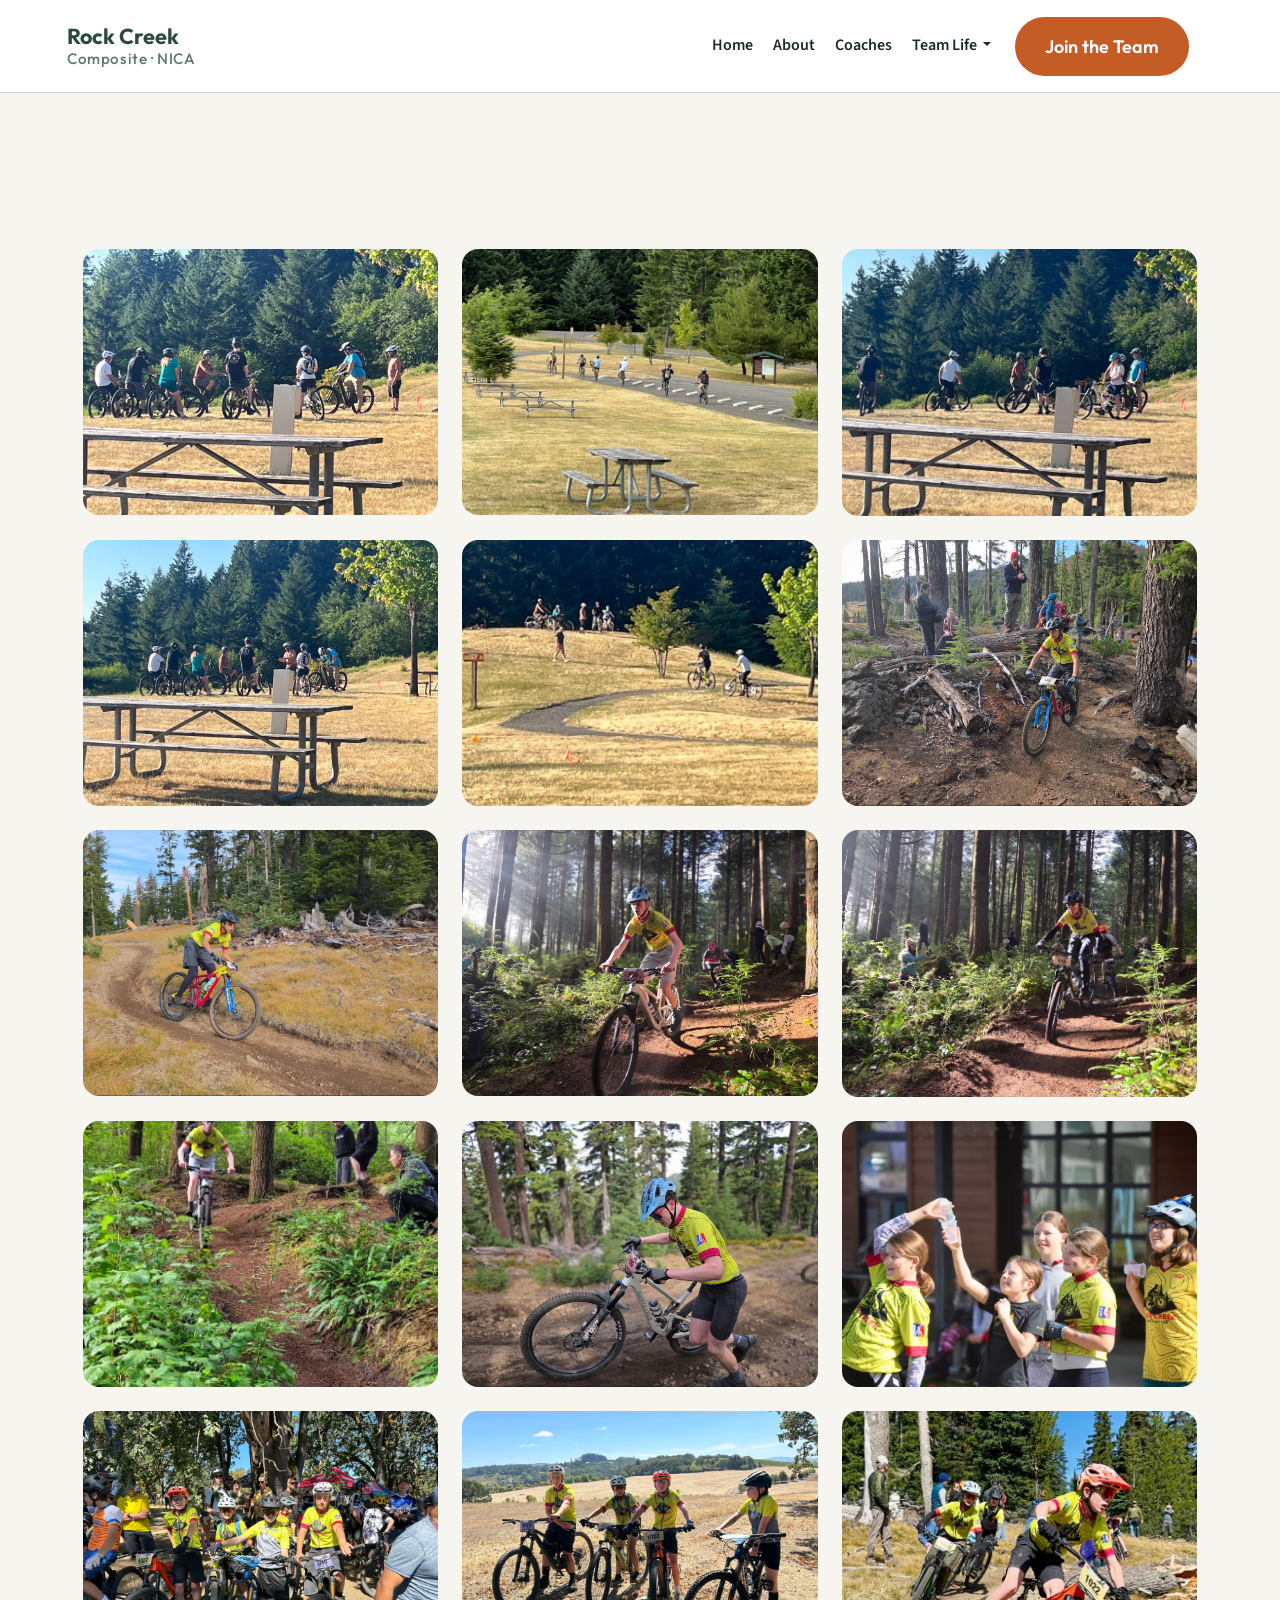
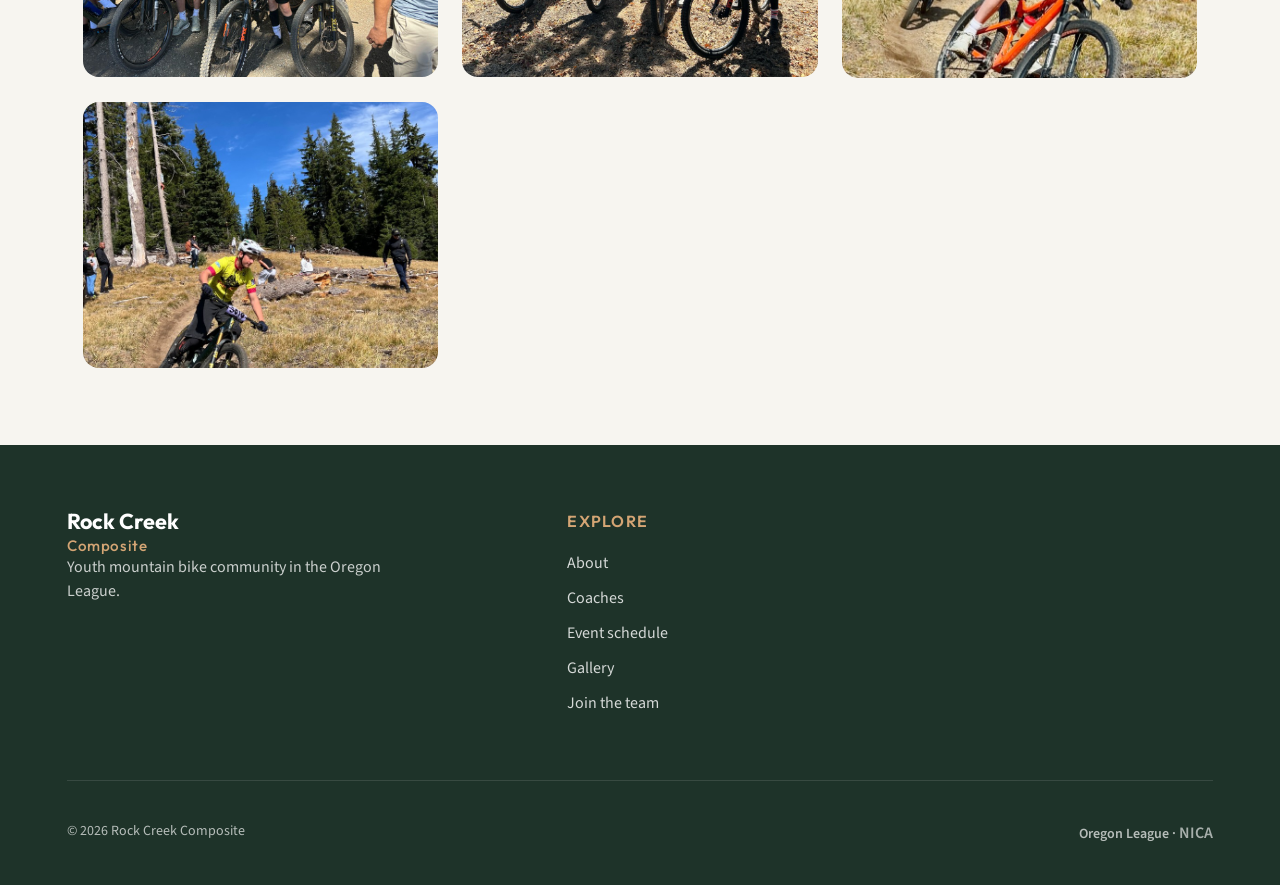
<file: gallery.html>
<!DOCTYPE html>
<html lang="en">
<head>
  <meta charset="UTF-8" />
  <meta name="viewport" content="width=device-width, initial-scale=1.0" />
  <meta name="description" content="Photo gallery of Rock Creek Composite. Team moments, trail riding, and life on the Oregon League circuit." />
  <title>Gallery | Rock Creek Composite</title>
  <link rel="stylesheet" href="css/style.css" />
</head>
<body>
  <a class="skip-link" href="#main-content">Skip to main content</a>
  <div class="wrapper">
    <header class="header">
      <div class="header__container">
        <a href="index.html" class="header__logo logo">Rock Creek<span>Composite · NICA</span></a>
        <div class="header__navigation">
          <nav class="menu__body" aria-label="Main navigation">
            <ul class="menu__list">
              <li class="menu__item"><a href="index.html" class="menu__link">Home</a></li>
              <li class="menu__item"><a href="about.html" class="menu__link">About</a></li>
              <li class="menu__item"><a href="coaches.html" class="menu__link">Coaches</a></li>
              <li class="menu__item menu__item--dropdown">
                <button type="button" class="menu__dropdown-toggle" id="nav-team-life">Team Life</button>
                <ul class="menu__sublist" aria-labelledby="nav-team-life">
                  <li><a href="schedule.html" class="menu__link">Race Schedule</a></li>
                  <li><a href="gallery.html" class="menu__link" aria-current="page">Gallery</a></li>
                </ul>
              </li>
            </ul>
            <a href="register.html" class="actions-header__button">Join the Team</a>
          </nav>
          <div class="header__actions actions-header">
            <button type="button" class="icon-menu" aria-label="Open menu"><span></span></button>
          </div>
        </div>
      </div>
    </header>

    <main class="page" id="main-content">
      <section class="section section--page-top" aria-labelledby="gallery-heading">
        <div class="services__container">
          <h2 class="visually-hidden" id="gallery-heading">Team photos</h2>
          <div class="gallery__row" data-lightbox-gallery>
            <figure class="gallery__item">
              <img src="img/gallery/gallery-01.png" alt="Rock Creek Composite team gathered at practice" width="800" height="600" loading="lazy" />
            </figure>
            <figure class="gallery__item">
              <img src="img/gallery/gallery-02.png" alt="Riders heading out on a group ride" width="800" height="600" loading="lazy" />
            </figure>
            <figure class="gallery__item">
              <img src="img/gallery/gallery-03.png" alt="Team practice on the grassy field" width="800" height="600" loading="lazy" />
            </figure>
            <figure class="gallery__item">
              <img src="img/gallery/gallery-04.png" alt="Coaches and riders at a team meeting" width="800" height="600" loading="lazy" />
            </figure>
            <figure class="gallery__item">
              <img src="img/gallery/gallery-05.png" alt="Riders practicing skills on the trail" width="800" height="600" loading="lazy" />
            </figure>
            <figure class="gallery__item">
              <img src="img/gallery/gallery-06.png" alt="Youth racer on a forest trail with race number 940" width="650" height="488" loading="lazy" />
            </figure>
            <figure class="gallery__item">
              <img src="img/gallery/gallery-07.png" alt="Rider in team jersey on an alpine meadow singletrack" width="650" height="366" loading="lazy" />
            </figure>
            <figure class="gallery__item">
              <img src="img/gallery/gallery-08.png" alt="Rider racing through sunlit forest on a dirt trail" width="650" height="488" loading="lazy" />
            </figure>
            <figure class="gallery__item">
              <img src="img/gallery/gallery-09.png" alt="Youth mountain biker on a winding forest trail during a race" width="365" height="487" loading="lazy" />
            </figure>
            <figure class="gallery__item">
              <img src="img/gallery/gallery-10.png" alt="Rider in yellow team jersey on a forest singletrack with spectators" width="365" height="650" loading="lazy" />
            </figure>
            <figure class="gallery__item">
              <img src="img/gallery/gallery-11.png" alt="Student-athlete pushing a bike uphill on a dusty trail" width="650" height="488" loading="lazy" />
            </figure>
            <figure class="gallery__item">
              <img src="img/gallery/gallery-12.png" alt="Team riders in Rock Creek jerseys at a community gathering" width="1024" height="682" loading="lazy" />
            </figure>
            <figure class="gallery__item">
              <img src="img/gallery/gallery-13.png" alt="Four Rock Creek Composite riders with their bikes at a race venue" width="1024" height="768" loading="lazy" />
            </figure>
            <figure class="gallery__item">
              <img src="img/gallery/gallery-14.png" alt="Four riders lined up on a sunny trail in open country" width="1024" height="768" loading="lazy" />
            </figure>
            <figure class="gallery__item">
              <img src="img/gallery/gallery-15.png" alt="Racers leaning into a turn on a dry hillside course" width="727" height="1024" loading="lazy" />
            </figure>
            <figure class="gallery__item">
              <img src="img/gallery/gallery-16.png" alt="Youth rider cornering on a mountain trail during an Oregon League event" width="768" height="1024" loading="lazy" />
            </figure>
          </div>
        </div>
      </section>
    </main>

    <footer class="footer">
      <div class="footer__container">
        <div>
          <a href="index.html" class="footer__logo logo">Rock Creek<span>Composite</span></a>
          <p class="footer__tagline">Youth mountain bike community in the Oregon League.</p>
        </div>
        <div>
          <p class="footer__heading">Explore</p>
          <ul class="footer__list">
            <li><a href="about.html" class="footer__link">About</a></li>
            <li><a href="coaches.html" class="footer__link">Coaches</a></li>
            <li><a href="schedule.html" class="footer__link">Event schedule</a></li>
            <li><a href="gallery.html" class="footer__link">Gallery</a></li>
            <li><a href="register.html" class="footer__link">Join the team</a></li>
          </ul>
        </div>
        <div class="footer__bottom">
          <p class="footer__copyright">© <span id="year"></span> Rock Creek Composite</p>
          <p class="footer__nica">Oregon League · <a href="https://www.nationalmtb.org/" class="footer__link" rel="noopener noreferrer">NICA</a></p>
        </div>
      </div>
    </footer>
  </div>
  <script src="js/script.js"></script>
  <script>document.getElementById("year").textContent = new Date().getFullYear();</script>
</body>
</html>
</file>
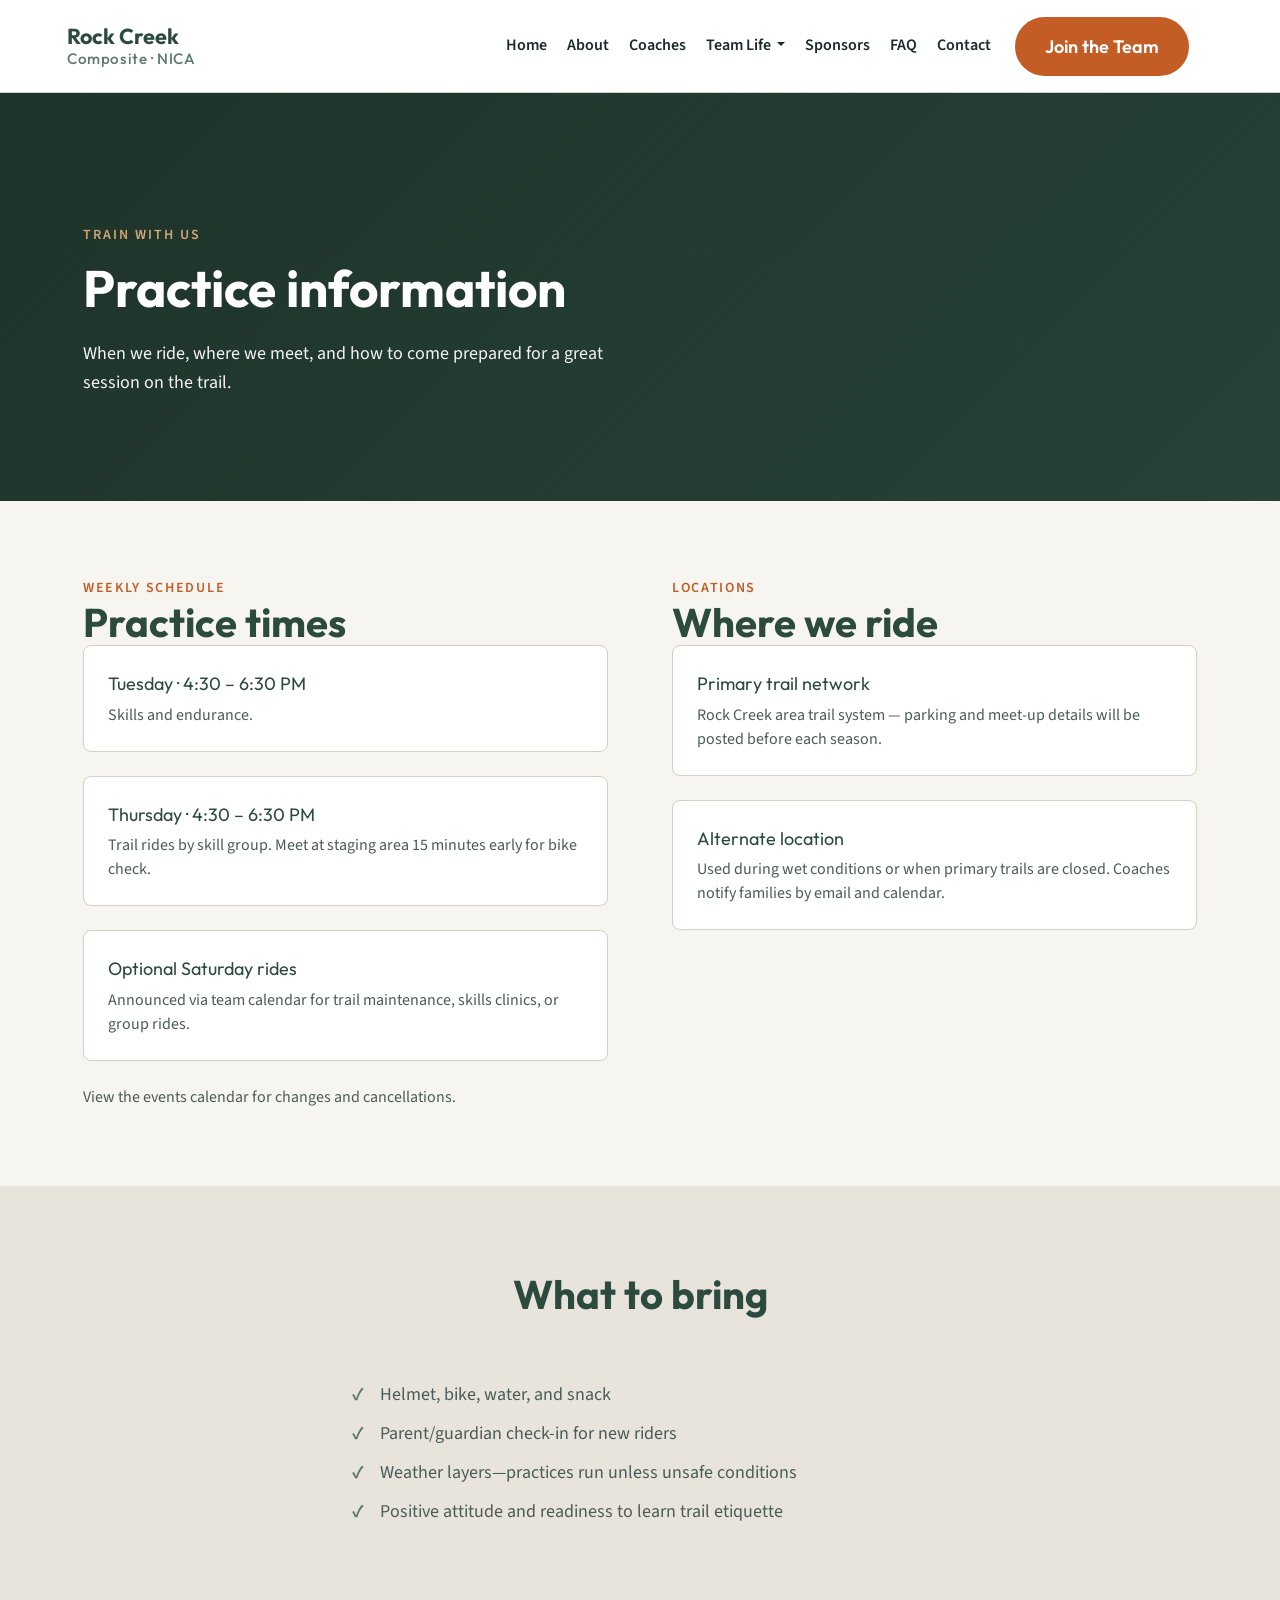
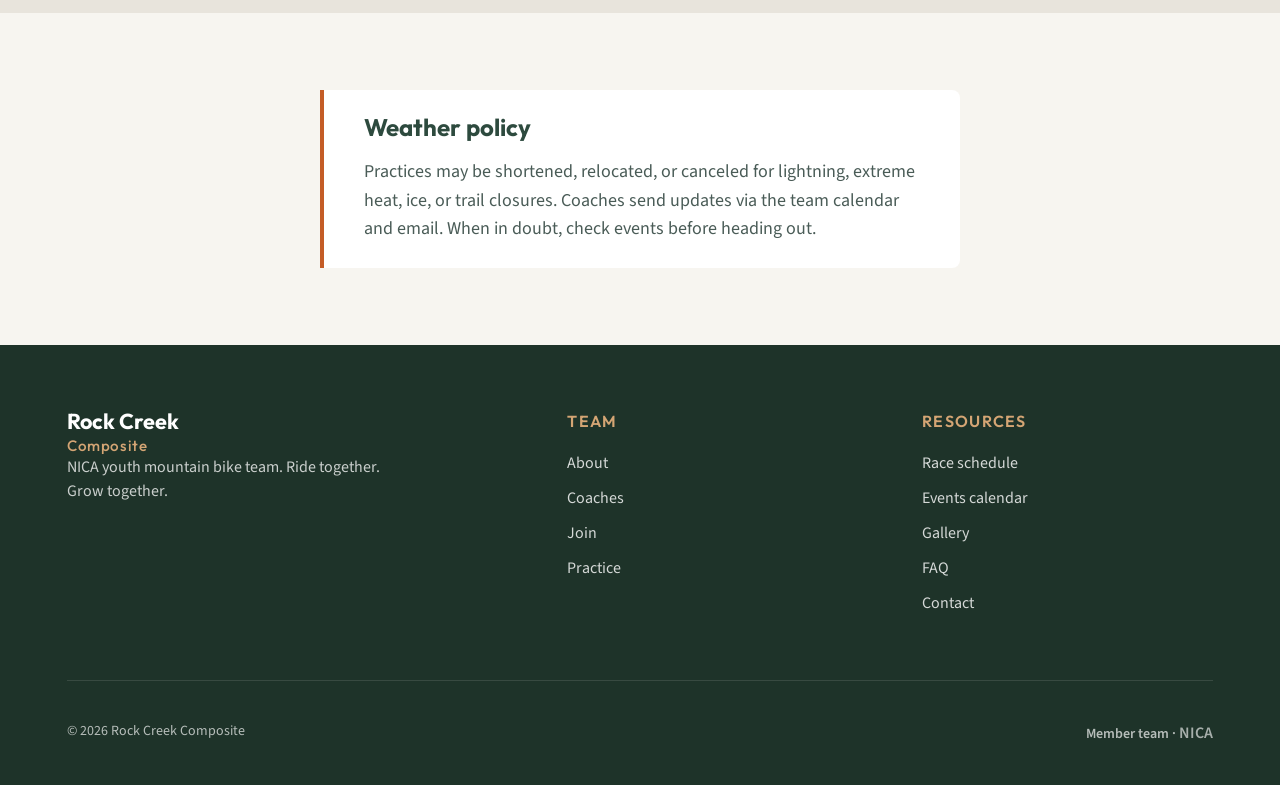
<file: practice.html>
<!DOCTYPE html>
<html lang="en">
<head>
  <meta charset="UTF-8" />
  <meta name="viewport" content="width=device-width, initial-scale=1.0" />
  <meta name="description" content="Rock Creek Composite practice schedule, trail locations, what to bring, and weather policies for NICA youth mountain bike training." />
  <title>Practice Information | Rock Creek Composite</title>
  <link rel="stylesheet" href="css/style.css" />
</head>
<body>
  <a class="skip-link" href="#main-content">Skip to main content</a>
  <div class="wrapper">
    <header class="header">
      <div class="header__container">
        <a href="index.html" class="header__logo logo">Rock Creek<span>Composite · NICA</span></a>
        <div class="header__navigation">
          <nav class="menu__body" aria-label="Main navigation">
            <ul class="menu__list">
              <li class="menu__item"><a href="index.html" class="menu__link">Home</a></li>
              <li class="menu__item"><a href="about.html" class="menu__link">About</a></li>
              <li class="menu__item"><a href="coaches.html" class="menu__link">Coaches</a></li>
              <li class="menu__item menu__item--dropdown">
                <button type="button" class="menu__dropdown-toggle" id="nav-team-life">Team Life</button>
                <ul class="menu__sublist" aria-labelledby="nav-team-life">
                  <li><a href="practice.html" class="menu__link" aria-current="page">Practice</a></li>
                  <li><a href="schedule.html" class="menu__link">Race Schedule</a></li>
                  <li><a href="events.html" class="menu__link">Events</a></li>
                  <li><a href="gallery.html" class="menu__link">Gallery</a></li>
                </ul>
              </li>
              <li class="menu__item"><a href="sponsors.html" class="menu__link">Sponsors</a></li>
              <li class="menu__item"><a href="faq.html" class="menu__link">FAQ</a></li>
              <li class="menu__item"><a href="contact.html" class="menu__link">Contact</a></li>
            </ul>
            <a href="register.html" class="actions-header__button">Join the Team</a>
          </nav>
          <div class="header__actions actions-header">
            <button type="button" class="icon-menu" aria-label="Open menu"><span></span></button>
          </div>
        </div>
      </div>
    </header>

    <main class="page" id="main-content">
      <section class="page__main main main_pages main--practice" aria-labelledby="page-title">
        <div class="main__container">
          <p class="main__caption">Train with us</p>
          <h1 class="main__title" id="page-title">Practice information</h1>
          <p class="main__text">When we ride, where we meet, and how to come prepared for a great session on the trail.</p>
        </div>
      </section>

      <section class="section" aria-labelledby="schedule-practice-heading">
        <div class="services__container practice-grid">
          <div>
            <p class="eyebrow">Weekly schedule</p>
            <h2 class="title" id="schedule-practice-heading">Practice times</h2>
            <div class="practice-list">
              <div class="practice-list__item">
                <h3>Tuesday · 4:30 – 6:30 PM</h3>
                <p>Skills and endurance. <!-- COACH: Update days/times --></p>
              </div>
              <div class="practice-list__item">
                <h3>Thursday · 4:30 – 6:30 PM</h3>
                <p>Trail rides by skill group. Meet at staging area 15 minutes early for bike check.</p>
              </div>
              <div class="practice-list__item">
                <h3>Optional Saturday rides</h3>
                <p>Announced via team calendar for trail maintenance, skills clinics, or group rides.</p>
              </div>
            </div>
            <p class="schedule-note"><a href="events.html">View the events calendar</a> for changes and cancellations.</p>
          </div>
          <div>
            <p class="eyebrow">Locations</p>
            <h2 class="title">Where we ride</h2>
            <div class="practice-list">
              <div class="practice-list__item">
                <h3>Primary trail network</h3>
                <p><!-- COACH: Add trail name, address, and parking instructions -->Rock Creek area trail system — parking and meet-up details will be posted before each season.</p>
              </div>
              <div class="practice-list__item">
                <h3>Alternate location</h3>
                <p>Used during wet conditions or when primary trails are closed. Coaches notify families by email and calendar.</p>
              </div>
            </div>
          </div>
        </div>
      </section>

      <section class="section section--alt" aria-labelledby="bring-heading">
        <div class="services__container">
          <header class="section__header">
            <h2 class="title" id="bring-heading">What to bring</h2>
          </header>
          <ul class="checklist" style="max-width: 36rem; margin: 0 auto;">
            <li>Helmet, bike, water, and snack</li>
            <li>Parent/guardian check-in for new riders</li>
            <li>Weather layers—practices run unless unsafe conditions</li>
            <li>Positive attitude and readiness to learn trail etiquette</li>
          </ul>
        </div>
      </section>

      <section class="section">
        <div class="services__container callout" style="max-width: 40rem; margin: 0 auto;">
          <h2 class="title" style="font-size: var(--text-xl); margin-bottom: var(--space-sm);">Weather policy</h2>
          <p>Practices may be shortened, relocated, or canceled for lightning, extreme heat, ice, or trail closures. Coaches send updates via the team calendar and email. When in doubt, check <a href="events.html">events</a> before heading out.</p>
        </div>
      </section>
    </main>

    <footer class="footer">
      <div class="footer__container">
        <div>
          <a href="index.html" class="footer__logo logo">Rock Creek<span>Composite</span></a>
          <p class="footer__tagline">NICA youth mountain bike team. Ride together. Grow together.</p>
        </div>
        <div>
          <p class="footer__heading">Team</p>
          <ul class="footer__list">
            <li><a href="about.html" class="footer__link">About</a></li>
            <li><a href="coaches.html" class="footer__link">Coaches</a></li>
            <li><a href="register.html" class="footer__link">Join</a></li>
            <li><a href="practice.html" class="footer__link">Practice</a></li>
          </ul>
        </div>
        <div>
          <p class="footer__heading">Resources</p>
          <ul class="footer__list">
            <li><a href="schedule.html" class="footer__link">Race schedule</a></li>
            <li><a href="events.html" class="footer__link">Events calendar</a></li>
            <li><a href="gallery.html" class="footer__link">Gallery</a></li>
            <li><a href="faq.html" class="footer__link">FAQ</a></li>
            <li><a href="contact.html" class="footer__link">Contact</a></li>
          </ul>
        </div>
        <div class="footer__bottom">
          <p class="footer__copyright">© <span id="year"></span> Rock Creek Composite</p>
          <p class="footer__nica">Member team · <a href="https://www.nationalmtb.org/" class="footer__link" rel="noopener noreferrer">NICA</a></p>
        </div>
      </div>
    </footer>
  </div>
  <script src="js/script.js"></script>
  <script>document.getElementById("year").textContent = new Date().getFullYear();</script>
</body>
</html>
</file>
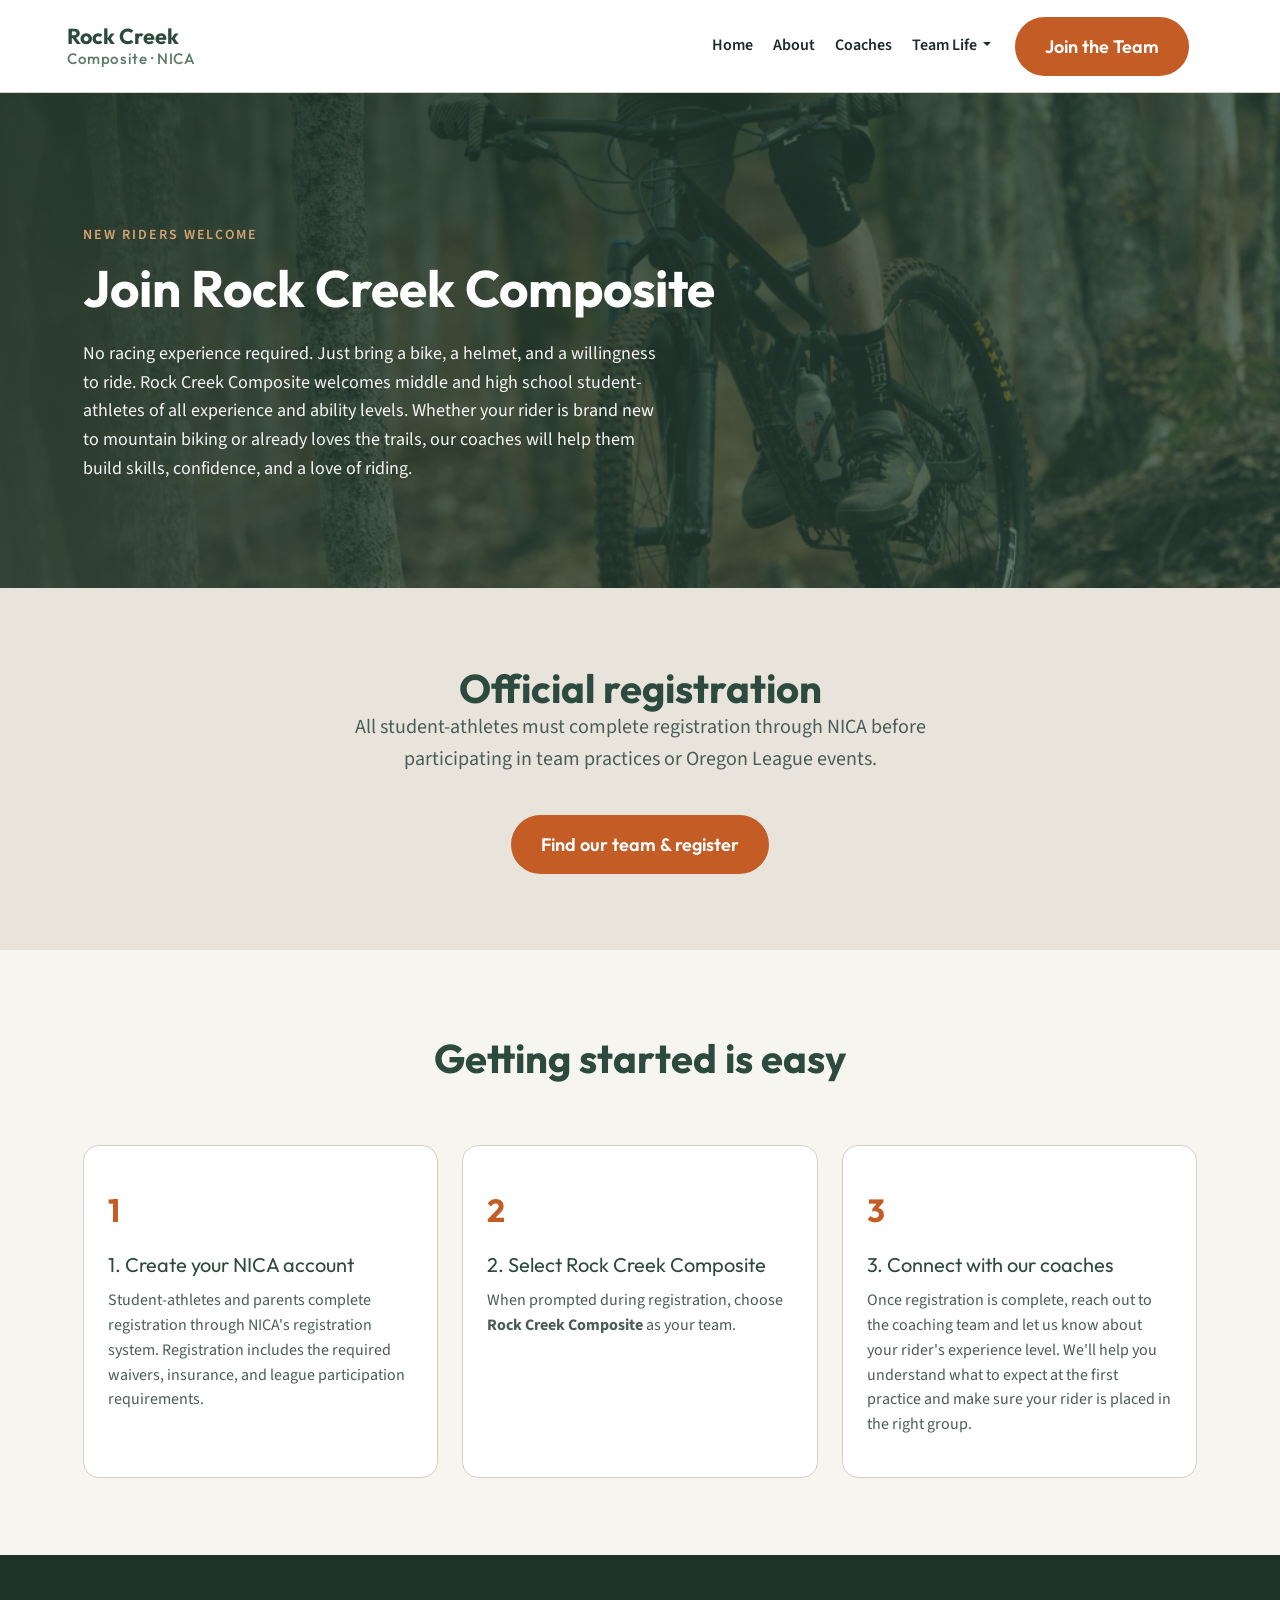
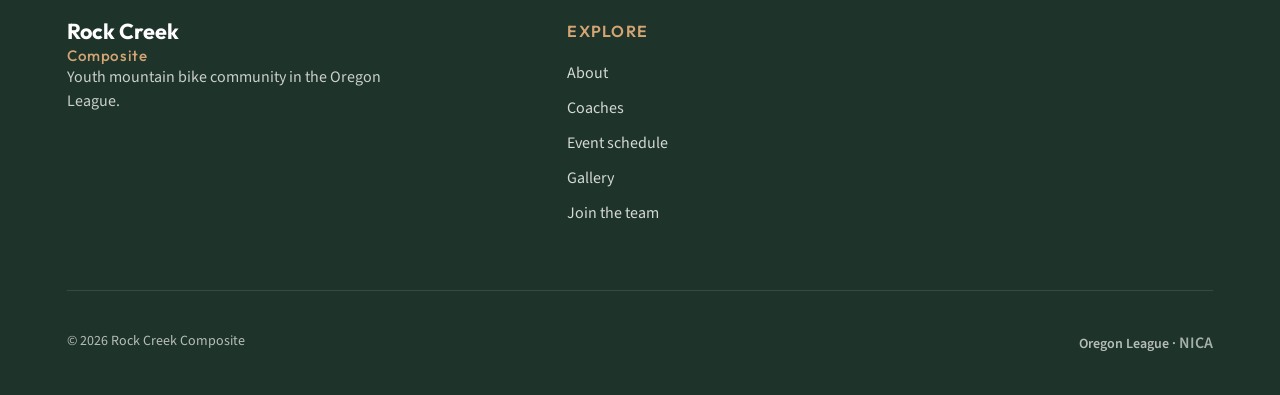
<file: register.html>
<!DOCTYPE html>
<html lang="en">
<head>
  <meta charset="UTF-8" />
  <meta name="viewport" content="width=device-width, initial-scale=1.0" />
  <meta name="description" content="Join Rock Creek Composite. NICA registration steps for middle and high school student-athletes. No racing experience required." />
  <title>Join the Team | Rock Creek Composite</title>
  <link rel="stylesheet" href="css/style.css" />
</head>
<body>
  <a class="skip-link" href="#main-content">Skip to main content</a>
  <div class="wrapper">
    <header class="header">
      <div class="header__container">
        <a href="index.html" class="header__logo logo">Rock Creek<span>Composite · NICA</span></a>
        <div class="header__navigation">
          <nav class="menu__body" aria-label="Main navigation">
            <ul class="menu__list">
              <li class="menu__item"><a href="index.html" class="menu__link">Home</a></li>
              <li class="menu__item"><a href="about.html" class="menu__link">About</a></li>
              <li class="menu__item"><a href="coaches.html" class="menu__link">Coaches</a></li>
              <li class="menu__item menu__item--dropdown">
                <button type="button" class="menu__dropdown-toggle" id="nav-team-life">Team Life</button>
                <ul class="menu__sublist" aria-labelledby="nav-team-life">
                  <li><a href="schedule.html" class="menu__link">Race Schedule</a></li>
                  <li><a href="gallery.html" class="menu__link">Gallery</a></li>
                </ul>
              </li>
            </ul>
            <a href="register.html" class="actions-header__button" aria-current="page">Join the Team</a>
          </nav>
          <div class="header__actions actions-header">
            <button type="button" class="icon-menu" aria-label="Open menu"><span></span></button>
          </div>
        </div>
      </div>
    </header>

    <main class="page" id="main-content">
      <section class="page__main main main_pages main--register" aria-labelledby="page-title">
        <div class="main__container">
          <p class="main__caption">New riders welcome</p>
          <h1 class="main__title" id="page-title">Join Rock Creek Composite</h1>
          <p class="main__text">No racing experience required. Just bring a bike, a helmet, and a willingness to ride. Rock Creek Composite welcomes middle and high school student-athletes of all experience and ability levels. Whether your rider is brand new to mountain biking or already loves the trails, our coaches will help them build skills, confidence, and a love of riding.</p>
        </div>
      </section>

      <section class="section section--alt" aria-labelledby="registration-heading">
        <div class="services__container" style="max-width: 40rem; margin: 0 auto; text-align: center;">
          <h2 class="title" id="registration-heading">Official registration</h2>
          <p class="lead" style="margin: 0 auto var(--space-lg);">All student-athletes must complete registration through NICA before participating in team practices or Oregon League events.</p>
          <a href="https://www.oregonmtb.org/find-a-team" class="button button--primary" rel="noopener noreferrer">Find our team &amp; register</a>
        </div>
      </section>

      <section class="section" aria-labelledby="steps-heading">
        <div class="services__container">
          <header class="section__header">
            <h2 class="title" id="steps-heading">Getting started is easy</h2>
          </header>
          <div class="steps">
            <article class="step-card">
              <h3>1. Create your NICA account</h3>
              <p>Student-athletes and parents complete registration through NICA's registration system. Registration includes the required waivers, insurance, and league participation requirements.</p>
            </article>
            <article class="step-card">
              <h3>2. Select Rock Creek Composite</h3>
              <p>When prompted during registration, choose <strong>Rock Creek Composite</strong> as your team.</p>
            </article>
            <article class="step-card">
              <h3>3. Connect with our coaches</h3>
              <p>Once registration is complete, reach out to the coaching team and let us know about your rider's experience level. We'll help you understand what to expect at the first practice and make sure your rider is placed in the right group.</p>
            </article>
          </div>
        </div>
      </section>
    </main>

    <footer class="footer">
      <div class="footer__container">
        <div>
          <a href="index.html" class="footer__logo logo">Rock Creek<span>Composite</span></a>
          <p class="footer__tagline">Youth mountain bike community in the Oregon League.</p>
        </div>
        <div>
          <p class="footer__heading">Explore</p>
          <ul class="footer__list">
            <li><a href="about.html" class="footer__link">About</a></li>
            <li><a href="coaches.html" class="footer__link">Coaches</a></li>
            <li><a href="schedule.html" class="footer__link">Event schedule</a></li>
            <li><a href="gallery.html" class="footer__link">Gallery</a></li>
            <li><a href="register.html" class="footer__link">Join the team</a></li>
          </ul>
        </div>
        <div class="footer__bottom">
          <p class="footer__copyright">© <span id="year"></span> Rock Creek Composite</p>
          <p class="footer__nica">Oregon League · <a href="https://www.nationalmtb.org/" class="footer__link" rel="noopener noreferrer">NICA</a></p>
        </div>
      </div>
    </footer>
  </div>
  <script src="js/script.js"></script>
  <script>document.getElementById("year").textContent = new Date().getFullYear();</script>
</body>
</html>
</file>
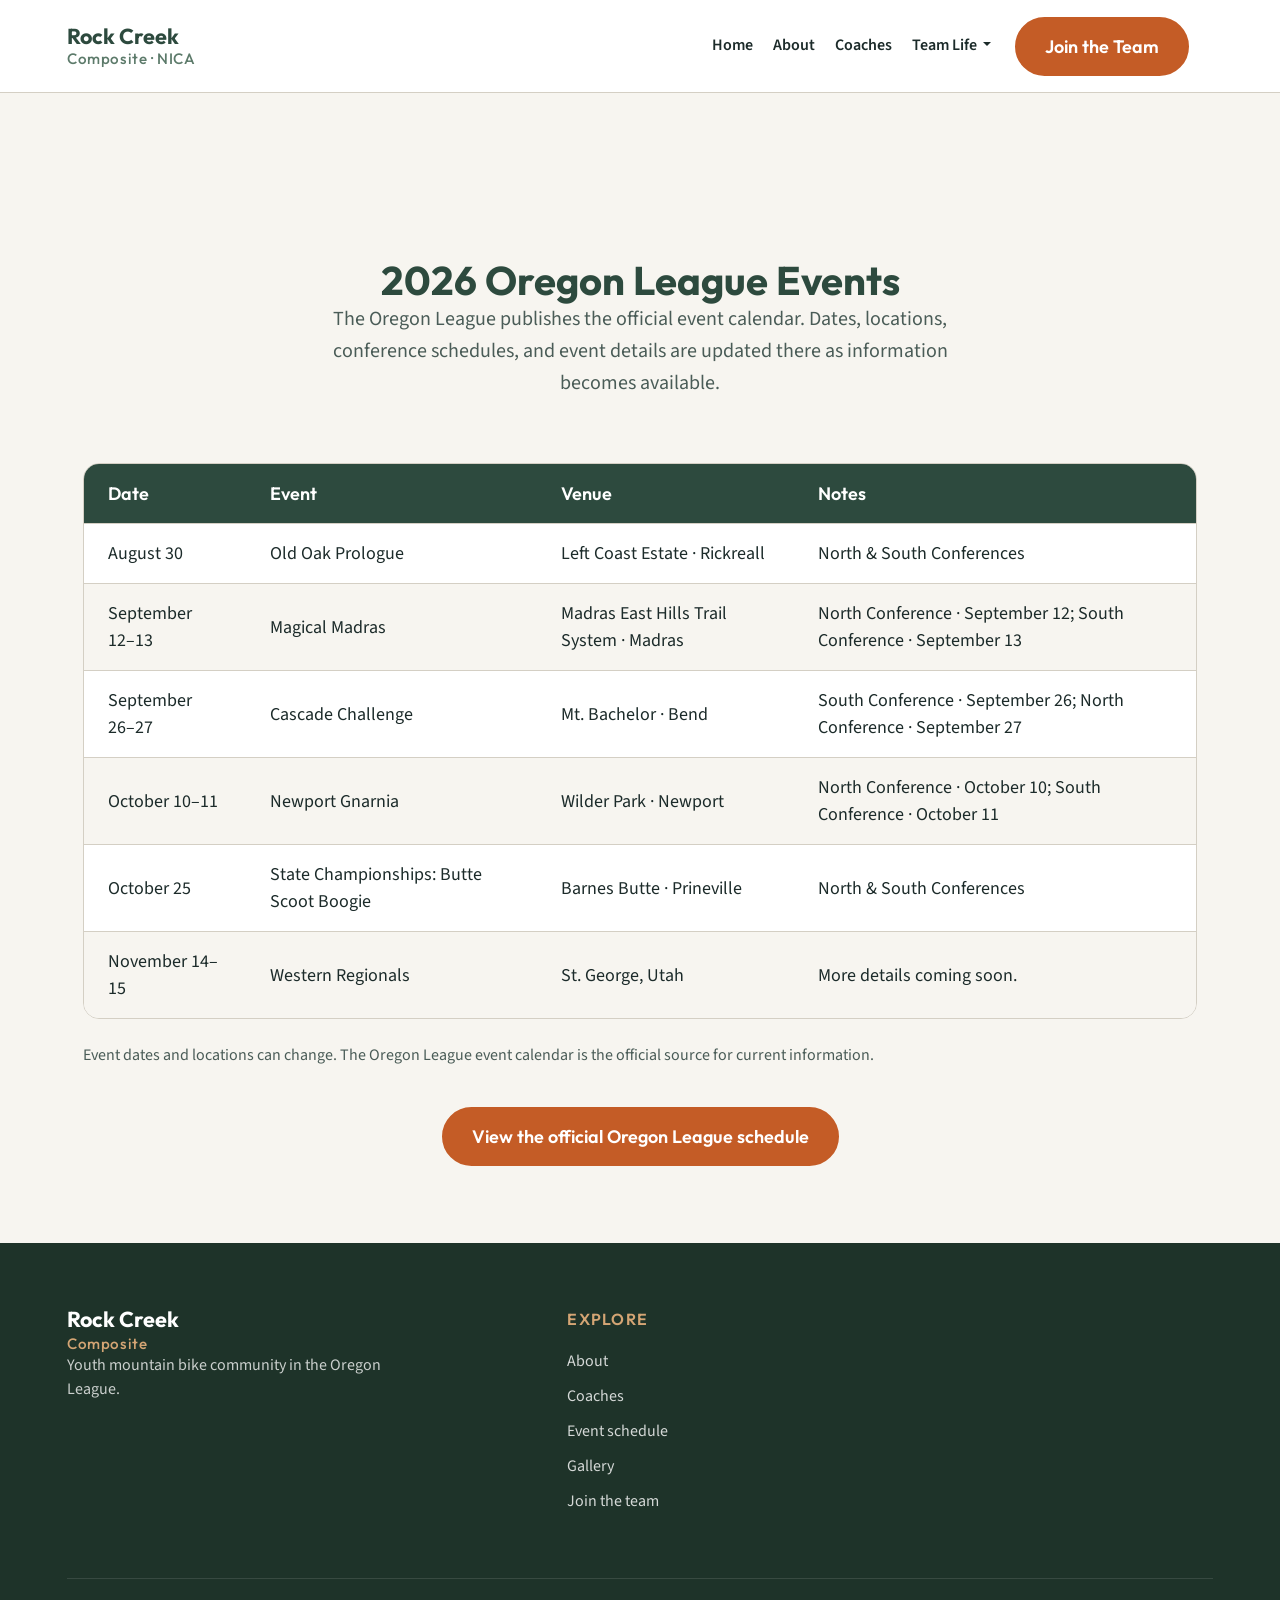
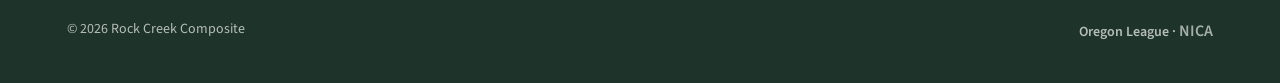
<file: schedule.html>
<!DOCTYPE html>
<html lang="en">
<head>
  <meta charset="UTF-8" />
  <meta name="viewport" content="width=device-width, initial-scale=1.0" />
  <meta name="description" content="2026 Oregon League event schedule for Rock Creek Composite. Plan your season and find official event dates and venues." />
  <title>2026 Event Schedule | Rock Creek Composite</title>
  <link rel="stylesheet" href="css/style.css" />
</head>
<body>
  <a class="skip-link" href="#main-content">Skip to main content</a>
  <div class="wrapper">
    <header class="header">
      <div class="header__container">
        <a href="index.html" class="header__logo logo">Rock Creek<span>Composite · NICA</span></a>
        <div class="header__navigation">
          <nav class="menu__body" aria-label="Main navigation">
            <ul class="menu__list">
              <li class="menu__item"><a href="index.html" class="menu__link">Home</a></li>
              <li class="menu__item"><a href="about.html" class="menu__link">About</a></li>
              <li class="menu__item"><a href="coaches.html" class="menu__link">Coaches</a></li>
              <li class="menu__item menu__item--dropdown">
                <button type="button" class="menu__dropdown-toggle" id="nav-team-life">Team Life</button>
                <ul class="menu__sublist" aria-labelledby="nav-team-life">
                  <li><a href="schedule.html" class="menu__link" aria-current="page">Race Schedule</a></li>
                  <li><a href="gallery.html" class="menu__link">Gallery</a></li>
                </ul>
              </li>
            </ul>
            <a href="register.html" class="actions-header__button">Join the Team</a>
          </nav>
          <div class="header__actions actions-header">
            <button type="button" class="icon-menu" aria-label="Open menu"><span></span></button>
          </div>
        </div>
      </div>
    </header>

    <main class="page" id="main-content">
      <section class="section section--page-top" aria-labelledby="events-heading">
        <div class="services__container">
          <header class="section__header">
            <h2 class="title" id="events-heading">2026 Oregon League Events</h2>
            <p class="lead">The Oregon League publishes the official event calendar. Dates, locations, conference schedules, and event details are updated there as information becomes available.</p>
          </header>
          <div class="schedule-table-wrap">
            <table class="schedule-table">
              <caption class="visually-hidden">2026 Oregon League event schedule</caption>
              <thead>
                <tr>
                  <th scope="col">Date</th>
                  <th scope="col">Event</th>
                  <th scope="col">Venue</th>
                  <th scope="col">Notes</th>
                </tr>
              </thead>
              <tbody id="schedule-tbody"></tbody>
            </table>
          </div>
          <p class="schedule-note">
            Event dates and locations can change. The
            <a href="https://www.oregonmtb.org/eventweekends" rel="noopener noreferrer">Oregon League event calendar</a>
            is the official source for current information.
          </p>
          <p style="text-align: center; margin-top: var(--space-lg);">
            <a href="https://www.oregonmtb.org/eventweekends" class="button button--primary" rel="noopener noreferrer">View the official Oregon League schedule</a>
          </p>
        </div>
      </section>
    </main>

    <footer class="footer">
      <div class="footer__container">
        <div>
          <a href="index.html" class="footer__logo logo">Rock Creek<span>Composite</span></a>
          <p class="footer__tagline">Youth mountain bike community in the Oregon League.</p>
        </div>
        <div>
          <p class="footer__heading">Explore</p>
          <ul class="footer__list">
            <li><a href="about.html" class="footer__link">About</a></li>
            <li><a href="coaches.html" class="footer__link">Coaches</a></li>
            <li><a href="schedule.html" class="footer__link">Event schedule</a></li>
            <li><a href="gallery.html" class="footer__link">Gallery</a></li>
            <li><a href="register.html" class="footer__link">Join the team</a></li>
          </ul>
        </div>
        <div class="footer__bottom">
          <p class="footer__copyright">© <span id="year"></span> Rock Creek Composite</p>
          <p class="footer__nica">Oregon League · <a href="https://www.nationalmtb.org/" class="footer__link" rel="noopener noreferrer">NICA</a></p>
        </div>
      </div>
    </footer>
  </div>
  <script src="js/events-data.js"></script>
  <script src="js/schedule.js"></script>
  <script src="js/script.js"></script>
  <script>document.getElementById("year").textContent = new Date().getFullYear();</script>
</body>
</html>
</file>
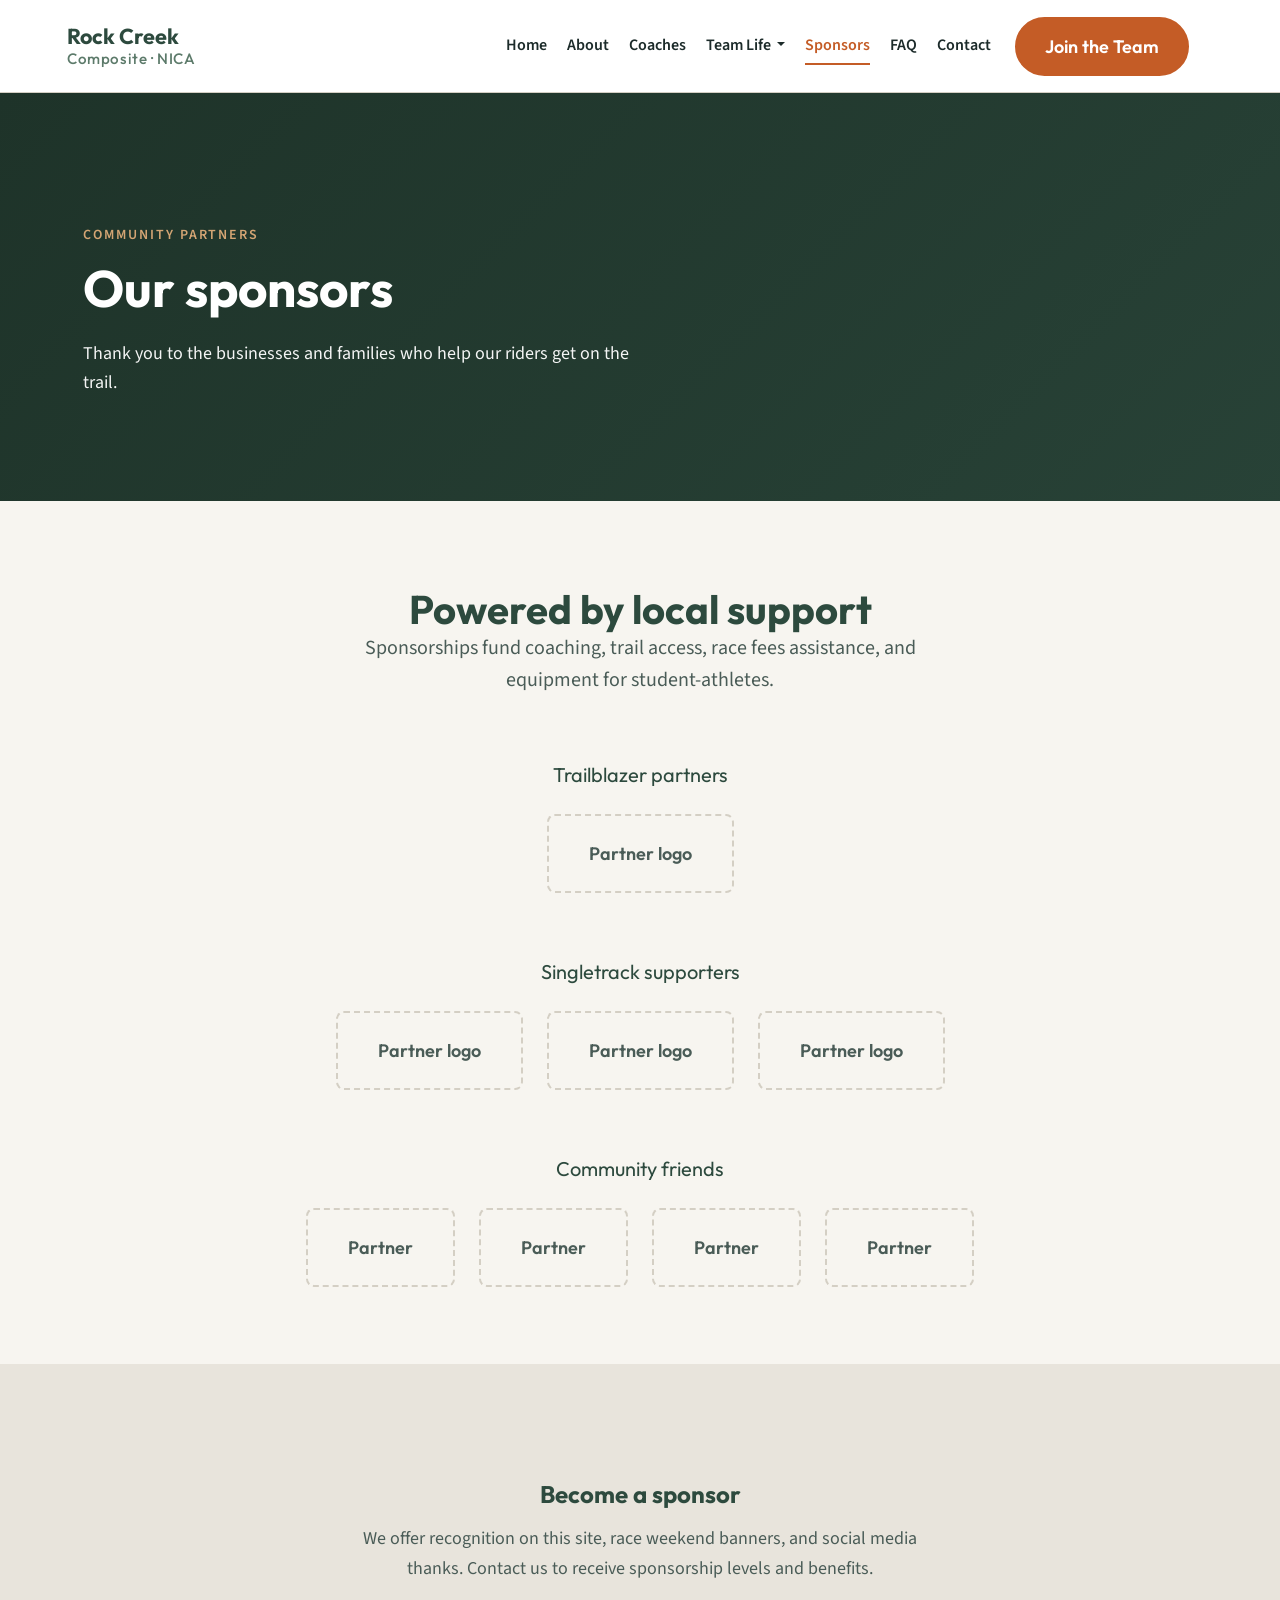
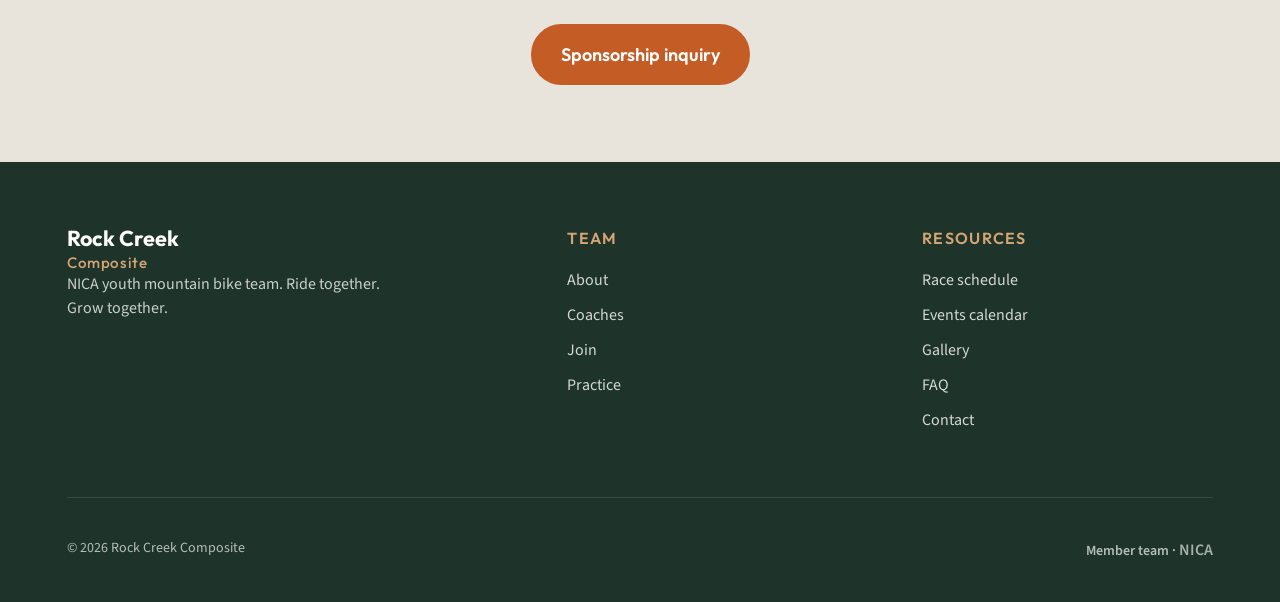
<file: sponsors.html>
<!DOCTYPE html>
<html lang="en">
<head>
  <meta charset="UTF-8" />
  <meta name="viewport" content="width=device-width, initial-scale=1.0" />
  <meta name="description" content="Support Rock Creek Composite. Meet our sponsors and learn how local businesses can partner with our NICA youth mountain bike team." />
  <title>Sponsors | Rock Creek Composite</title>
  <link rel="stylesheet" href="css/style.css" />
</head>
<body>
  <a class="skip-link" href="#main-content">Skip to main content</a>
  <div class="wrapper">
    <header class="header">
      <div class="header__container">
        <a href="index.html" class="header__logo logo">Rock Creek<span>Composite · NICA</span></a>
        <div class="header__navigation">
          <nav class="menu__body" aria-label="Main navigation">
            <ul class="menu__list">
              <li class="menu__item"><a href="index.html" class="menu__link">Home</a></li>
              <li class="menu__item"><a href="about.html" class="menu__link">About</a></li>
              <li class="menu__item"><a href="coaches.html" class="menu__link">Coaches</a></li>
              <li class="menu__item menu__item--dropdown">
                <button type="button" class="menu__dropdown-toggle" id="nav-team-life">Team Life</button>
                <ul class="menu__sublist" aria-labelledby="nav-team-life">
                  <li><a href="practice.html" class="menu__link">Practice</a></li>
                  <li><a href="schedule.html" class="menu__link">Race Schedule</a></li>
                  <li><a href="events.html" class="menu__link">Events</a></li>
                  <li><a href="gallery.html" class="menu__link">Gallery</a></li>
                </ul>
              </li>
              <li class="menu__item"><a href="sponsors.html" class="menu__link" aria-current="page">Sponsors</a></li>
              <li class="menu__item"><a href="faq.html" class="menu__link">FAQ</a></li>
              <li class="menu__item"><a href="contact.html" class="menu__link">Contact</a></li>
            </ul>
            <a href="register.html" class="actions-header__button">Join the Team</a>
          </nav>
          <div class="header__actions actions-header">
            <button type="button" class="icon-menu" aria-label="Open menu"><span></span></button>
          </div>
        </div>
      </div>
    </header>

    <main class="page" id="main-content">
      <section class="page__main main main_pages main--sponsors" aria-labelledby="page-title">
        <div class="main__container">
          <p class="main__caption">Community partners</p>
          <h1 class="main__title" id="page-title">Our sponsors</h1>
          <p class="main__text">Thank you to the businesses and families who help our riders get on the trail.</p>
        </div>
      </section>

      <section class="section" aria-labelledby="thanks-heading">
        <div class="services__container">
          <header class="section__header">
            <h2 class="title" id="thanks-heading">Powered by local support</h2>
            <p class="lead">Sponsorships fund coaching, trail access, race fees assistance, and equipment for student-athletes.</p>
          </header>

          <div class="sponsor-tiers">
            <div class="sponsor-tier">
              <h3>Trailblazer partners</h3>
              <div class="sponsor-tier__grid">
                <span class="sponsor-placeholder">Partner logo</span>
              </div>
            </div>
            <div class="sponsor-tier">
              <h3>Singletrack supporters</h3>
              <div class="sponsor-tier__grid">
                <span class="sponsor-placeholder">Partner logo</span>
                <span class="sponsor-placeholder">Partner logo</span>
                <span class="sponsor-placeholder">Partner logo</span>
              </div>
            </div>
            <div class="sponsor-tier">
              <h3>Community friends</h3>
              <div class="sponsor-tier__grid">
                <span class="sponsor-placeholder">Partner</span>
                <span class="sponsor-placeholder">Partner</span>
                <span class="sponsor-placeholder">Partner</span>
                <span class="sponsor-placeholder">Partner</span>
              </div>
            </div>
          </div>
        </div>
      </section>

      <section class="section section--alt">
        <div class="services__container prose" style="max-width: 40rem; margin: 0 auto; text-align: center;">
          <h2 class="title">Become a sponsor</h2>
          <p>We offer recognition on this site, race weekend banners, and social media thanks. <!-- COACH: Add sponsorship packet PDF link or email -->Contact us to receive sponsorship levels and benefits.</p>
          <p style="margin-top: var(--space-lg);"><a href="contact.html" class="button button--primary">Sponsorship inquiry</a></p>
        </div>
      </section>
    </main>

    <footer class="footer">
      <div class="footer__container">
        <div>
          <a href="index.html" class="footer__logo logo">Rock Creek<span>Composite</span></a>
          <p class="footer__tagline">NICA youth mountain bike team. Ride together. Grow together.</p>
        </div>
        <div>
          <p class="footer__heading">Team</p>
          <ul class="footer__list">
            <li><a href="about.html" class="footer__link">About</a></li>
            <li><a href="coaches.html" class="footer__link">Coaches</a></li>
            <li><a href="register.html" class="footer__link">Join</a></li>
            <li><a href="practice.html" class="footer__link">Practice</a></li>
          </ul>
        </div>
        <div>
          <p class="footer__heading">Resources</p>
          <ul class="footer__list">
            <li><a href="schedule.html" class="footer__link">Race schedule</a></li>
            <li><a href="events.html" class="footer__link">Events calendar</a></li>
            <li><a href="gallery.html" class="footer__link">Gallery</a></li>
            <li><a href="faq.html" class="footer__link">FAQ</a></li>
            <li><a href="contact.html" class="footer__link">Contact</a></li>
          </ul>
        </div>
        <div class="footer__bottom">
          <p class="footer__copyright">© <span id="year"></span> Rock Creek Composite</p>
          <p class="footer__nica">Member team · <a href="https://www.nationalmtb.org/" class="footer__link" rel="noopener noreferrer">NICA</a></p>
        </div>
      </div>
    </footer>
  </div>
  <script src="js/script.js"></script>
  <script>document.getElementById("year").textContent = new Date().getFullYear();</script>
</body>
</html>
</file>
<file: css/style.css>
@import url("reset.css");
@import url("tokens.css");
@import url("https://fonts.googleapis.com/css2?family=Outfit:wght@500;600;700&family=Source+Sans+3:wght@400;500;600;700&display=swap");

/* ========== Base ========== */
html {
  scroll-behavior: smooth;
}

@media (prefers-reduced-motion: reduce) {
  html {
    scroll-behavior: auto;
  }
}

body {
  font-family: var(--font-body);
  font-size: var(--text-base);
  line-height: 1.5;
  color: var(--color-text);
  background-color: var(--color-bg);
}

body.menu-open {
  overflow: hidden;
}

:focus-visible {
  outline: 3px solid var(--color-focus);
  outline-offset: 3px;
}

.skip-link {
  position: absolute;
  top: -100%;
  left: var(--space-sm);
  z-index: 10000;
  padding: var(--space-sm) var(--space-md);
  background: var(--color-primary);
  color: var(--color-white);
  border-radius: var(--radius-sm);
  font-weight: 600;
}

.skip-link:focus {
  top: var(--space-sm);
}

.visually-hidden {
  position: absolute;
  width: 1px;
  height: 1px;
  padding: 0;
  margin: -1px;
  overflow: hidden;
  clip: rect(0, 0, 0, 0);
  white-space: nowrap;
  border: 0;
}

[class*="__container"],
.services__container {
  max-width: var(--container-max);
  margin: 0 auto;
  padding: 0 var(--space-md);
}

.wrapper {
  min-height: 100%;
  display: flex;
  flex-direction: column;
}

.page {
  flex: 1 1 auto;
}

/* ========== Typography ========== */
.title {
  font-family: var(--font-heading);
  font-size: clamp(var(--text-2xl), 4vw, var(--text-3xl));
  font-weight: 700;
  line-height: 1.15;
  color: var(--color-primary);
}

.eyebrow {
  font-size: var(--text-xs);
  font-weight: 600;
  letter-spacing: 0.12em;
  text-transform: uppercase;
  color: var(--color-accent);
}

.lead {
  font-size: var(--text-lg);
  line-height: 1.6;
  color: var(--color-text-muted);
  max-width: 40rem;
}

/* ========== Buttons ========== */
.button,
.main__button,
.actions-header__button {
  font-family: var(--font-heading);
  font-weight: 600;
  display: inline-flex;
  align-items: center;
  justify-content: center;
  gap: 0.5rem;
  padding: 0.875rem 1.75rem;
  border-radius: var(--radius-pill);
  transition: background-color var(--transition), color var(--transition), border-color var(--transition), transform var(--transition);
  border: 2px solid transparent;
  cursor: pointer;
  text-align: center;
}

.button--primary,
.main__button,
.actions-header__button {
  color: var(--color-white);
  background-color: var(--color-accent);
  border-color: var(--color-accent);
}

.button--primary:hover,
.main__button:hover,
.actions-header__button:hover {
  background-color: var(--color-accent-hover);
  border-color: var(--color-accent-hover);
}

.button--secondary {
  color: var(--color-primary);
  background: transparent;
  border-color: var(--color-primary);
}

.button--secondary:hover {
  background: var(--color-primary);
  color: var(--color-white);
}

.button--ghost {
  color: var(--color-white);
  border-color: var(--color-white);
  background: transparent;
}

.button--ghost:hover {
  background: var(--color-white);
  color: var(--color-primary);
}

/* ========== Header ========== */
.header {
  position: sticky;
  top: 0;
  width: 100%;
  background: var(--color-surface);
  border-bottom: 1px solid var(--color-border);
  z-index: 1000;
}

.header__container {
  display: flex;
  align-items: center;
  justify-content: space-between;
  min-height: var(--header-height);
  max-width: calc(var(--container-max) + 2rem);
  margin: 0 auto;
  padding: 0 var(--space-md);
}

.logo {
  font-family: var(--font-heading);
  font-weight: 700;
  font-size: clamp(1rem, 2.5vw, 1.35rem);
  color: var(--color-primary);
  line-height: 1.2;
  max-width: 12rem;
}

.logo span {
  display: block;
  font-size: 0.7em;
  font-weight: 500;
  color: var(--color-sage);
  letter-spacing: 0.04em;
}

.header__navigation {
  display: flex;
  align-items: center;
  gap: var(--space-md);
}

.menu__body {
  display: flex;
  align-items: center;
  gap: var(--space-md);
}

.menu__list {
  display: flex;
  align-items: center;
  flex-wrap: wrap;
  gap: 0.25rem 1.25rem;
}

.menu__item {
  display: flex;
  align-items: center;
}

.menu__link {
  font-weight: 600;
  font-size: var(--text-sm);
  color: var(--color-text);
  padding: 0.35rem 0;
  border-bottom: 2px solid transparent;
  transition: color var(--transition), border-color var(--transition);
}

.menu__link:hover,
.menu__link[aria-current="page"] {
  color: var(--color-accent);
  border-bottom-color: var(--color-accent);
}

.menu__item--dropdown {
  position: relative;
  display: flex;
  align-items: center;
}

.menu__dropdown-toggle {
  font-family: inherit;
  font-weight: 600;
  font-size: var(--text-sm);
  line-height: inherit;
  color: var(--color-text);
  background: none;
  border: none;
  border-bottom: 2px solid transparent;
  padding: 0.35rem 0;
  cursor: pointer;
  display: inline-flex;
  align-items: center;
  gap: 0.35rem;
  vertical-align: baseline;
}

.menu__dropdown-toggle::after {
  content: "";
  border: 4px solid transparent;
  border-top-color: currentColor;
  margin-top: 2px;
  flex-shrink: 0;
}

.menu__dropdown-toggle:hover,
.menu__dropdown-toggle[aria-expanded="true"] {
  color: var(--color-accent);
  border-bottom-color: var(--color-accent);
}

.menu__sublist {
  display: none;
  position: absolute;
  top: 100%;
  left: 0;
  min-width: 11rem;
  padding: var(--space-sm);
  background: var(--color-surface);
  border: 1px solid var(--color-border);
  border-radius: var(--radius-sm);
  box-shadow: var(--shadow-md);
  z-index: 10;
}

.menu__item--dropdown.is-open .menu__sublist,
.menu__item--dropdown:focus-within .menu__sublist {
  display: block;
}

.menu__sublist .menu__link {
  display: block;
  padding: 0.5rem 0.75rem;
  border-bottom: none;
  border-radius: 4px;
}

.menu__sublist .menu__link:hover {
  background: var(--color-bg);
}

.icon-menu {
  display: none;
  position: relative;
  flex: 0 0 1.875rem;
  width: 1.875rem;
  height: 1.125rem;
  background: none;
  border: none;
  cursor: pointer;
  z-index: 5;
}

.icon-menu span,
.icon-menu::before,
.icon-menu::after {
  content: "";
  position: absolute;
  right: 0;
  width: 100%;
  height: 2px;
  background-color: var(--color-charcoal);
  transition: transform var(--transition), opacity var(--transition);
}

.icon-menu::before {
  top: 0;
}

.icon-menu::after {
  bottom: 0;
}

.icon-menu span {
  top: calc(50% - 1px);
}

.menu-open .icon-menu span {
  opacity: 0;
}

.menu-open .icon-menu::before {
  top: calc(50% - 1px);
  transform: rotate(-45deg);
}

.menu-open .icon-menu::after {
  bottom: calc(50% - 1px);
  transform: rotate(45deg);
}

/* ========== Hero (home) ========== */
.main {
  position: relative;
  min-height: min(92vh, 52rem);
  display: flex;
  align-items: center;
  background: var(--color-forest-dark) center / cover no-repeat;
  color: var(--color-white);
}

.main::before {
  content: "";
  position: absolute;
  inset: 0;
  background: linear-gradient(135deg, rgba(30, 51, 41, 0.88) 0%, rgba(45, 74, 62, 0.65) 100%);
}

.main__container {
  position: relative;
  z-index: 1;
  display: flex;
  flex-direction: column;
  align-items: flex-start;
  text-align: left;
  padding: calc(var(--header-height) + var(--space-xl)) var(--space-md) var(--space-xl);
  max-width: var(--container-max);
  margin: 0 auto;
  width: 100%;
}

.main__caption {
  font-size: var(--text-xs);
  font-weight: 600;
  letter-spacing: 0.14em;
  text-transform: uppercase;
  color: var(--color-golden);
  margin-bottom: var(--space-sm);
}

.main__title {
  font-family: var(--font-heading);
  font-size: var(--text-hero);
  font-weight: 700;
  line-height: 1.05;
  margin-bottom: var(--space-md);
  max-width: 14ch;
}

.main__text {
  font-size: var(--text-lg);
  line-height: 1.6;
  max-width: 36rem;
  margin-bottom: var(--space-lg);
  opacity: 0.95;
}

.main__actions {
  display: flex;
  flex-wrap: wrap;
  gap: var(--space-sm);
}

.main--home {
  background-image: url("https://images.unsplash.com/photo-1541625602330-2277a7c46182?w=1920&q=80");
}

/* ========== Page hero (inner) ========== */
.main_pages {
  min-height: 22rem;
  align-items: flex-end;
}

.main_pages .main__container {
  padding-top: calc(var(--header-height) + var(--space-lg));
  padding-bottom: var(--space-xl);
}

.main_pages .main__title {
  font-size: clamp(2rem, 4vw, 3.25rem);
  max-width: none;
}

.main_pages .main__text {
  font-size: var(--text-base);
}

.main--about {
  background-image: url("https://images.unsplash.com/photo-1519641471654-76cefc7a665f?w=1600&q=80");
}

.main--coaches {
  background-image: url("https://images.unsplash.com/photo-1571068316344-75bc76f77890?w=1600&q=80");
}

.main--register {
  background-image: url("../img/home/register-hero.png");
}

.main--practice {
  background-image: url("https://images.unsplash.com/photo-1551632811-561732d1e306?w=1600&q=80");
}

.main--schedule {
  background-image: url("https://images.unsplash.com/photo-1576858777053-93f6a7c9e4b2?w=1600&q=80");
}

.main--events {
  background-image: url("https://images.unsplash.com/photo-1506905925346-21bda4d32df4?w=1600&q=80");
}

.main--sponsors {
  background-image: url("https://images.unsplash.com/photo-1522163182402-834f87155585?w=1600&q=80");
}

.main--gallery {
  background-image: url("https://images.unsplash.com/photo-1564981797816-1047eb83bfff?w=1600&q=80");
}

.main--faq {
  background-image: url("https://images.unsplash.com/photo-1454496522488-7a8e488e8606?w=1600&q=80");
}

.main--contact {
  background-image: url("https://images.unsplash.com/photo-1478131143081-801f4ce6c6b9?w=1600&q=80");
}

/* ========== Sections ========== */
.section {
  padding: var(--section-pad) 0;
}

.section--alt {
  background: var(--color-bg-alt);
}

.section--page-top {
  padding-top: calc(var(--header-height) + var(--space-xl));
}

.section__header {
  text-align: center;
  max-width: 40rem;
  margin: 0 auto var(--space-xl);
}

.section__header .title {
  margin-top: var(--space-xs);
}

/* ========== About block ========== */
.about__container {
  display: grid;
  grid-template-columns: 1fr 1fr;
  gap: var(--space-xl);
  align-items: center;
}

.about__image img {
  width: 100%;
  height: auto;
  aspect-ratio: 4 / 5;
  object-fit: cover;
  border-radius: var(--radius-md);
  box-shadow: var(--shadow-md);
}

.about__text p + p {
  margin-top: var(--space-md);
}

.about__text {
  color: var(--color-text-muted);
  line-height: 1.65;
  margin-bottom: var(--space-lg);
}

/* ========== Cards grid ========== */
.cards__row {
  display: grid;
  grid-template-columns: repeat(3, 1fr);
  gap: var(--space-md);
}

.cards__row--two {
  grid-template-columns: repeat(2, 1fr);
  max-width: 52rem;
  margin: 0 auto;
}

.cards__row--five {
  grid-template-columns: repeat(5, 1fr);
}

@media (max-width: 48rem) {
  .cards__row--two {
    grid-template-columns: 1fr;
  }
}

@media (max-width: 75rem) {
  .cards__row--five {
    grid-template-columns: repeat(3, 1fr);
  }
}

@media (max-width: 48rem) {
  .cards__row--five {
    grid-template-columns: 1fr;
  }
}

.card {
  display: flex;
  flex-direction: column;
  background: var(--color-surface);
  border-radius: var(--radius-md);
  overflow: hidden;
  border: 1px solid var(--color-border);
  transition: box-shadow var(--transition), transform var(--transition);
  height: 100%;
}

.card:hover {
  box-shadow: var(--shadow-md);
  transform: translateY(-2px);
}

.card__image {
  aspect-ratio: 16 / 10;
  overflow: hidden;
}

.card__image img {
  width: 100%;
  height: 100%;
  object-fit: cover;
}

.card__body {
  padding: var(--space-md);
  flex: 1;
  display: flex;
  flex-direction: column;
}

.card__title {
  font-family: var(--font-heading);
  font-size: var(--text-xl);
  font-weight: 600;
  color: var(--color-primary);
  margin-bottom: var(--space-xs);
}

.card__text {
  color: var(--color-text-muted);
  flex: 1;
  margin-bottom: var(--space-md);
  line-height: 1.55;
}

/* ========== Info strip ========== */
.info-strip {
  background: var(--color-primary);
  color: var(--color-white);
}

.info-strip__container {
  display: grid;
  grid-template-columns: repeat(3, 1fr);
  gap: var(--space-md);
  padding: var(--space-lg) var(--space-md);
  max-width: var(--container-max);
  margin: 0 auto;
}

.info-strip__item {
  text-align: center;
  padding: var(--space-sm);
}

.info-strip__label {
  font-size: var(--text-xs);
  text-transform: uppercase;
  letter-spacing: 0.1em;
  opacity: 0.85;
  margin-bottom: 0.35rem;
}

.info-strip__value {
  font-family: var(--font-heading);
  font-size: var(--text-lg);
  font-weight: 600;
}

.info-strip__link {
  color: var(--color-golden);
  text-decoration: underline;
  text-underline-offset: 3px;
}

.info-strip__link:hover {
  color: var(--color-white);
}

/* ========== Testimonial ========== */
.testimonial__container {
  text-align: center;
  max-width: 42rem;
  margin: 0 auto;
}

.testimonial__quote {
  font-family: var(--font-heading);
  font-size: var(--text-xl);
  font-weight: 500;
  line-height: 1.45;
  color: var(--color-primary);
  margin: var(--space-md) 0 var(--space-lg);
}

.testimonial__author {
  font-weight: 600;
}

.testimonial__role {
  font-size: var(--text-sm);
  color: var(--color-text-muted);
}

/* ========== Sponsors strip ========== */
.sponsors-strip__logos {
  display: flex;
  flex-wrap: wrap;
  justify-content: center;
  align-items: center;
  gap: var(--space-lg);
}

.sponsor-placeholder {
  font-family: var(--font-heading);
  font-weight: 600;
  color: var(--color-slate);
  padding: var(--space-md) var(--space-lg);
  border: 2px dashed var(--color-border);
  border-radius: var(--radius-sm);
  min-width: 8rem;
  text-align: center;
}

/* ========== Outro CTA ========== */
.outro {
  position: relative;
  background: var(--color-forest) center / cover no-repeat;
  color: var(--color-white);
}

.outro::before {
  content: "";
  position: absolute;
  inset: 0;
  background: rgba(30, 51, 41, 0.82);
}

.outro__container {
  position: relative;
  z-index: 1;
  text-align: center;
  padding: var(--section-pad) var(--space-md);
  max-width: 36rem;
  margin: 0 auto;
}

.outro__title {
  color: var(--color-white);
  margin-bottom: var(--space-sm);
}

.outro__text {
  margin-bottom: var(--space-lg);
  opacity: 0.92;
  line-height: 1.6;
}

.outro--home {
  background-image: url("https://images.unsplash.com/photo-1504280390367-361c6d9f38f4?w=1600&q=80");
}

/* ========== Footer ========== */
.footer {
  background: var(--color-forest-dark);
  color: rgba(255, 255, 255, 0.9);
  margin-top: auto;
}

.footer__container {
  max-width: calc(var(--container-max) + 2rem);
  margin: 0 auto;
  padding: var(--space-xl) var(--space-md) var(--space-lg);
  display: grid;
  grid-template-columns: 1.5fr 1fr 1fr;
  gap: var(--space-xl);
}

.footer .logo {
  color: var(--color-white);
  max-width: none;
  margin-bottom: var(--space-sm);
}

.footer .logo span {
  color: var(--color-golden);
}

.footer__tagline {
  font-size: var(--text-sm);
  opacity: 0.85;
  max-width: 20rem;
  line-height: 1.5;
}

.footer__heading {
  font-family: var(--font-heading);
  font-size: var(--text-sm);
  font-weight: 600;
  text-transform: uppercase;
  letter-spacing: 0.08em;
  margin-bottom: var(--space-sm);
  color: var(--color-golden);
}

.footer__list {
  display: flex;
  flex-direction: column;
  gap: 0.5rem;
}

.footer__link {
  font-size: var(--text-sm);
  opacity: 0.9;
  transition: opacity var(--transition);
}

.footer__link:hover {
  opacity: 1;
  color: var(--color-golden);
}

.footer__bottom {
  grid-column: 1 / -1;
  padding-top: var(--space-lg);
  border-top: 1px solid rgba(255, 255, 255, 0.15);
  display: flex;
  flex-wrap: wrap;
  justify-content: space-between;
  gap: var(--space-sm);
  font-size: var(--text-xs);
  opacity: 0.75;
}

.footer__nica {
  font-weight: 600;
}

/* ========== Coaches ========== */
.team__row {
  display: grid;
  grid-template-columns: repeat(3, 1fr);
  gap: var(--space-lg);
}

.team-card {
  text-align: center;
  background: var(--color-surface);
  border-radius: var(--radius-md);
  padding: var(--space-lg) var(--space-md);
  border: 1px solid var(--color-border);
}

.team-card__img {
  width: 10rem;
  height: 10rem;
  margin: 0 auto var(--space-md);
  border-radius: 50%;
  overflow: hidden;
  border: 4px solid var(--color-stone);
}

.team-card__img img {
  width: 100%;
  height: 100%;
  object-fit: cover;
}

.team-card__img--placeholder {
  background: #9ca3af;
  border: 4px solid var(--color-stone);
}

.team-card__name {
  font-family: var(--font-heading);
  font-size: var(--text-xl);
  font-weight: 600;
  color: var(--color-primary);
}

.team-card__role {
  color: var(--color-accent);
  font-weight: 600;
  font-size: var(--text-sm);
  margin: 0.25rem 0 var(--space-sm);
}

.team-card__bio {
  font-size: var(--text-sm);
  color: var(--color-text-muted);
  line-height: 1.55;
}

/* ========== Register steps ========== */
.steps {
  display: grid;
  grid-template-columns: repeat(3, 1fr);
  gap: var(--space-md);
  counter-reset: step;
}

.step-card {
  background: var(--color-surface);
  border: 1px solid var(--color-border);
  border-radius: var(--radius-md);
  padding: var(--space-lg) var(--space-md);
  position: relative;
}

.step-card::before {
  counter-increment: step;
  content: counter(step);
  font-family: var(--font-heading);
  font-weight: 700;
  font-size: var(--text-2xl);
  color: var(--color-accent);
  display: block;
  margin-bottom: var(--space-sm);
}

.step-card h3 {
  font-family: var(--font-heading);
  font-size: var(--text-lg);
  margin-bottom: var(--space-xs);
  color: var(--color-primary);
}

.step-card p {
  font-size: var(--text-sm);
  color: var(--color-text-muted);
  line-height: 1.55;
}

.callout {
  background: var(--color-surface);
  border-left: 4px solid var(--color-accent);
  padding: var(--space-md) var(--space-lg);
  border-radius: 0 var(--radius-sm) var(--radius-sm) 0;
  margin: var(--space-lg) 0;
}

.callout p {
  color: var(--color-text-muted);
  line-height: 1.6;
}

/* ========== Schedule table ========== */
.schedule-table-wrap {
  overflow-x: auto;
  border: 1px solid var(--color-border);
  border-radius: var(--radius-md);
  background: var(--color-surface);
}

.schedule-table {
  width: 100%;
  border-collapse: collapse;
  min-width: 36rem;
}

.schedule-table th,
.schedule-table td {
  padding: var(--space-sm) var(--space-md);
  text-align: left;
  border-bottom: 1px solid var(--color-border);
}

.schedule-table th {
  background: var(--color-primary);
  color: var(--color-white);
  font-family: var(--font-heading);
  font-weight: 600;
}

.schedule-table tr:last-child td {
  border-bottom: none;
}

.schedule-table tbody tr:nth-child(even) {
  background: var(--color-bg);
}

.schedule-note {
  margin-top: var(--space-md);
  font-size: var(--text-sm);
  color: var(--color-text-muted);
}

/* ========== Calendar ========== */
.calendar-wrap {
  border-radius: var(--radius-md);
  overflow: hidden;
  border: 1px solid var(--color-border);
  background: var(--color-surface);
  box-shadow: var(--shadow-sm);
}

.calendar-wrap iframe {
  width: 100%;
  min-height: 32rem;
  border: 0;
  display: block;
}

.calendar-setup {
  background: var(--color-stone);
  padding: var(--space-md);
  border-radius: var(--radius-sm);
  margin-bottom: var(--space-md);
  font-size: var(--text-sm);
  color: var(--color-text-muted);
}

.calendar-setup code {
  background: var(--color-surface);
  padding: 0.15rem 0.4rem;
  border-radius: 4px;
  font-size: 0.9em;
}

/* ========== Practice ========== */
.practice-grid {
  display: grid;
  grid-template-columns: 1fr 1fr;
  gap: var(--space-xl);
  align-items: start;
}

.practice-list {
  display: flex;
  flex-direction: column;
  gap: var(--space-md);
}

.practice-list__item {
  padding: var(--space-md);
  background: var(--color-surface);
  border-radius: var(--radius-sm);
  border: 1px solid var(--color-border);
}

.practice-list__item h3 {
  font-family: var(--font-heading);
  color: var(--color-primary);
  margin-bottom: 0.35rem;
}

.practice-list__item p {
  font-size: var(--text-sm);
  color: var(--color-text-muted);
}

.checklist {
  list-style: none;
}

.checklist li {
  position: relative;
  padding-left: 1.75rem;
  margin-bottom: 0.75rem;
  color: var(--color-text-muted);
}

.checklist li::before {
  content: "✓";
  position: absolute;
  left: 0;
  color: var(--color-sage);
  font-weight: 700;
}

/* ========== Sponsors page ========== */
.sponsor-tiers {
  display: flex;
  flex-direction: column;
  gap: var(--space-xl);
}

.sponsor-tier h3 {
  font-family: var(--font-heading);
  font-size: var(--text-lg);
  color: var(--color-primary);
  margin-bottom: var(--space-md);
  text-align: center;
}

.sponsor-tier__grid {
  display: flex;
  flex-wrap: wrap;
  justify-content: center;
  gap: var(--space-md);
}

/* ========== Gallery ========== */
.gallery__row {
  display: grid;
  grid-template-columns: repeat(3, 1fr);
  gap: var(--space-md);
}

.gallery__item {
  border-radius: var(--radius-md);
  overflow: hidden;
  aspect-ratio: 4 / 3;
}

.gallery__item img {
  width: 100%;
  height: 100%;
  object-fit: cover;
  transition: transform 0.35s ease;
}

.lightbox__trigger {
  display: block;
  width: 100%;
  height: 100%;
  padding: 0;
  border: none;
  background: none;
  cursor: zoom-in;
  font: inherit;
  color: inherit;
}

.lightbox__trigger:hover img,
.lightbox__trigger:focus-visible img {
  transform: scale(1.03);
}

.lightbox__trigger:focus-visible {
  outline: 3px solid var(--color-focus);
  outline-offset: 2px;
}

.team-card__img .lightbox__trigger {
  width: 100%;
  height: 100%;
  border-radius: 50%;
}

.about__image .lightbox__trigger {
  cursor: zoom-in;
}

.about__image .lightbox__trigger img {
  display: block;
  width: 100%;
}

/* ========== Lightbox ========== */
.lightbox {
  position: fixed;
  inset: 0;
  z-index: 2000;
  display: flex;
  align-items: center;
  justify-content: center;
  padding: var(--space-md);
  background: rgba(28, 43, 42, 0.92);
}

.lightbox[hidden] {
  display: none;
}

.lightbox__dialog {
  position: relative;
  width: min(100%, 56rem);
  max-height: calc(100vh - 2rem);
  display: flex;
  flex-direction: column;
  align-items: center;
  gap: var(--space-sm);
}

.lightbox__figure {
  margin: 0;
  width: 100%;
  display: flex;
  flex-direction: column;
  align-items: center;
  gap: var(--space-sm);
}

.lightbox__image {
  max-width: 100%;
  max-height: calc(100vh - 8rem);
  width: auto;
  height: auto;
  object-fit: contain;
  border-radius: var(--radius-sm);
  box-shadow: var(--shadow-md);
}

.lightbox__counter {
  margin: 0;
  color: rgba(255, 255, 255, 0.75);
  font-size: var(--text-xs);
  font-weight: 600;
  text-align: center;
}

.lightbox__control {
  position: absolute;
  top: 50%;
  transform: translateY(-50%);
  width: 3rem;
  height: 3rem;
  border: none;
  border-radius: 50%;
  background: rgba(255, 255, 255, 0.15);
  color: var(--color-white);
  font-size: 1.75rem;
  line-height: 1;
  cursor: pointer;
  transition: background-color var(--transition);
}

.lightbox__control:hover,
.lightbox__control:focus-visible {
  background: rgba(255, 255, 255, 0.28);
}

.lightbox__control:focus-visible {
  outline: 3px solid var(--color-golden);
  outline-offset: 2px;
}

.lightbox__control--prev {
  left: -0.5rem;
}

.lightbox__control--next {
  right: -0.5rem;
}

.lightbox__close {
  position: absolute;
  top: var(--space-md);
  right: var(--space-md);
  width: 3rem;
  height: 3rem;
  border: none;
  border-radius: 50%;
  background: rgba(255, 255, 255, 0.15);
  color: var(--color-white);
  font-size: 2rem;
  line-height: 1;
  cursor: pointer;
  z-index: 1;
}

.lightbox__close:hover,
.lightbox__close:focus-visible {
  background: rgba(255, 255, 255, 0.28);
}

body.lightbox-open {
  overflow: hidden;
}

@media (max-width: 48rem) {
  .lightbox__control--prev {
    left: 0.25rem;
  }

  .lightbox__control--next {
    right: 0.25rem;
  }

  .lightbox__control {
    width: 2.5rem;
    height: 2.5rem;
    font-size: 1.5rem;
  }
}

@media (prefers-reduced-motion: reduce) {
  .gallery__item img {
    transition: none;
  }
}

.gallery__row--five {
  grid-template-columns: repeat(6, 1fr);
}

.gallery__row--five .gallery__item:nth-child(1),
.gallery__row--five .gallery__item:nth-child(2) {
  grid-column: span 3;
}

.gallery__row--five .gallery__item:nth-child(3),
.gallery__row--five .gallery__item:nth-child(4),
.gallery__row--five .gallery__item:nth-child(5) {
  grid-column: span 2;
}

/* ========== Home fundraiser (campaign section) ========== */
.home-fundraiser__container {
  display: grid;
  grid-template-columns: 1fr auto;
  gap: var(--space-xl);
  align-items: center;
  max-width: 52rem;
  margin: 0 auto;
}

.home-fundraiser__text {
  margin-top: var(--space-md);
}

.home-fundraiser__actions {
  margin-top: var(--space-lg);
}

.home-fundraiser__qr {
  text-align: center;
}

.home-fundraiser__qr-link {
  display: inline-block;
  padding: var(--space-sm);
  background: var(--color-surface);
  border: 1px solid var(--color-border);
  border-radius: var(--radius-md);
  box-shadow: var(--shadow-sm);
  transition: box-shadow var(--transition), transform var(--transition);
}

.home-fundraiser__qr-link:hover,
.home-fundraiser__qr-link:focus-visible {
  box-shadow: var(--shadow-md);
  transform: translateY(-2px);
}

.home-fundraiser__qr-link:focus-visible {
  outline: 3px solid var(--color-focus);
  outline-offset: 3px;
}

.home-fundraiser__qr-link img {
  display: block;
  width: 8.75rem;
  height: auto;
}

.home-fundraiser__qr-caption {
  margin-top: var(--space-sm);
  font-size: var(--text-sm);
  color: var(--color-text-muted);
}

@media (max-width: 62rem) {
  .gallery__row--five {
    grid-template-columns: 1fr 1fr;
  }

  .gallery__row--five .gallery__item {
    grid-column: span 1 !important;
  }

  .gallery__row--five .gallery__item:first-child {
    grid-column: 1 / -1 !important;
  }
}

/* ========== FAQ ========== */
.faqs__container {
  max-width: 48rem;
  margin: 0 auto;
}

.spollers-faq__item {
  margin-bottom: var(--space-sm);
  border: 1px solid var(--color-border);
  border-radius: var(--radius-sm);
  background: var(--color-surface);
  overflow: hidden;
}

.spollers-faq__button {
  display: flex;
  align-items: center;
  justify-content: space-between;
  width: 100%;
  padding: var(--space-md) var(--space-lg);
  font-family: var(--font-heading);
  font-weight: 600;
  font-size: var(--text-base);
  text-align: left;
  background: none;
  border: none;
  cursor: pointer;
  color: var(--color-primary);
  gap: var(--space-sm);
}

.spollers-faq__button::after {
  content: "+";
  font-size: 1.5rem;
  font-weight: 400;
  color: var(--color-accent);
  flex-shrink: 0;
  transition: transform var(--transition);
}

.spollers-faq__item.active .spollers-faq__button::after {
  content: "−";
}

.spollers-faq__text {
  max-height: 0;
  overflow: hidden;
  transition: max-height 0.35s ease;
}

.spollers-faq__inner {
  padding: 0 var(--space-lg) var(--space-md);
  color: var(--color-text-muted);
  line-height: 1.65;
}

.spollers-faq__inner a {
  color: var(--color-accent);
  text-decoration: underline;
}

/* ========== Contact ========== */
.contact__container {
  display: grid;
  grid-template-columns: 1fr 1fr;
  gap: var(--space-xl);
  padding: var(--section-pad) var(--space-md);
  max-width: var(--container-max);
  margin: 0 auto;
}

.contact__title {
  font-family: var(--font-heading);
  font-size: var(--text-2xl);
  color: var(--color-primary);
  margin-bottom: var(--space-md);
}

.connect-contact {
  display: flex;
  flex-direction: column;
  gap: var(--space-md);
  margin-bottom: var(--space-lg);
  padding-bottom: var(--space-lg);
  border-bottom: 1px solid var(--color-border);
}

.connect-contact__item {
  display: flex;
  align-items: flex-start;
  gap: var(--space-md);
}

.connect-contact__icon {
  flex-shrink: 0;
  width: 2.5rem;
  height: 2.5rem;
  display: flex;
  align-items: center;
  justify-content: center;
  background: var(--color-stone);
  border-radius: 50%;
}

.connect-contact__icon img {
  width: 1.25rem;
  height: 1.25rem;
  filter: brightness(0) saturate(100%) invert(24%) sepia(12%) saturate(1200%) hue-rotate(118deg);
}

.connect-contant__type {
  font-size: var(--text-xs);
  font-weight: 600;
  text-transform: uppercase;
  letter-spacing: 0.06em;
  color: var(--color-sage);
  margin-bottom: 0.2rem;
}

.connect-contact__label {
  font-size: var(--text-lg);
  font-weight: 500;
}

.contact__links {
  display: flex;
  gap: var(--space-sm);
}

.contact__link {
  display: flex;
  align-items: center;
  justify-content: center;
  width: 2.75rem;
  height: 2.75rem;
  border-radius: 50%;
  background: var(--color-stone);
  transition: background var(--transition);
}

.contact__link:hover {
  background: var(--color-primary);
}

.contact__link:hover img {
  filter: brightness(0) invert(1);
}

.contact__text {
  color: var(--color-text-muted);
  line-height: 1.65;
}

.contact__text p + p {
  margin-top: var(--space-md);
}

.map iframe {
  width: 100%;
  height: 28rem;
  border: 0;
  display: block;
  filter: grayscale(20%) contrast(1.05);
}

/* ========== Content prose ========== */
.prose {
  max-width: 42rem;
  color: var(--color-text-muted);
  line-height: 1.65;
}

.prose p + p {
  margin-top: var(--space-md);
}

.prose h2 {
  font-family: var(--font-heading);
  color: var(--color-primary);
  font-size: var(--text-xl);
  margin: var(--space-lg) 0 var(--space-sm);
}

/* ========== Responsive ========== */
@media (max-width: 62rem) {
  .about__container,
  .practice-grid,
  .contact__container,
  .footer__container,
  .home-fundraiser__container {
    grid-template-columns: 1fr;
  }

  .home-fundraiser__qr {
    justify-self: center;
  }

  .cards__row,
  .team__row,
  .steps,
  .info-strip__container,
  .gallery__row {
    grid-template-columns: 1fr;
  }

  .info-strip__item {
    border-bottom: 1px solid rgba(255, 255, 255, 0.15);
  }

  .info-strip__item:last-child {
    border-bottom: none;
  }
}

@media (max-width: 56rem) {
  .menu__item--dropdown .menu__sublist {
    position: static;
    box-shadow: none;
    border: none;
    padding-left: var(--space-md);
    display: none;
  }

  .menu__item--dropdown.is-open .menu__sublist {
    display: block;
  }

  .icon-menu {
    display: block;
  }

  .menu__body {
    position: fixed;
    top: 0;
    left: -100%;
    width: 100%;
    height: 100%;
    background: var(--color-surface);
    flex-direction: column;
    align-items: stretch;
    padding: calc(var(--header-height) + var(--space-lg)) var(--space-md) var(--space-xl);
    overflow-y: auto;
    transition: left var(--transition);
  }

  .menu-open .menu__body {
    left: 0;
  }

  .menu__list {
    flex-direction: column;
    align-items: stretch;
    gap: 0;
  }

  .menu__item {
    border-bottom: 1px solid var(--color-border);
  }

  .menu__link,
  .menu__dropdown-toggle {
    display: block;
    padding: var(--space-md) 0;
    font-size: var(--text-lg);
  }

  .actions-header__button {
    width: 100%;
    margin-top: var(--space-md);
  }

  .menu__item--dropdown:focus-within .menu__sublist {
    display: none;
  }

  .menu__item--dropdown.is-open .menu__sublist {
    display: block;
  }
}

@media (max-width: 30rem) {
  .main__actions {
    flex-direction: column;
    width: 100%;
  }

  .main__actions .button {
    width: 100%;
  }
}
</file>
